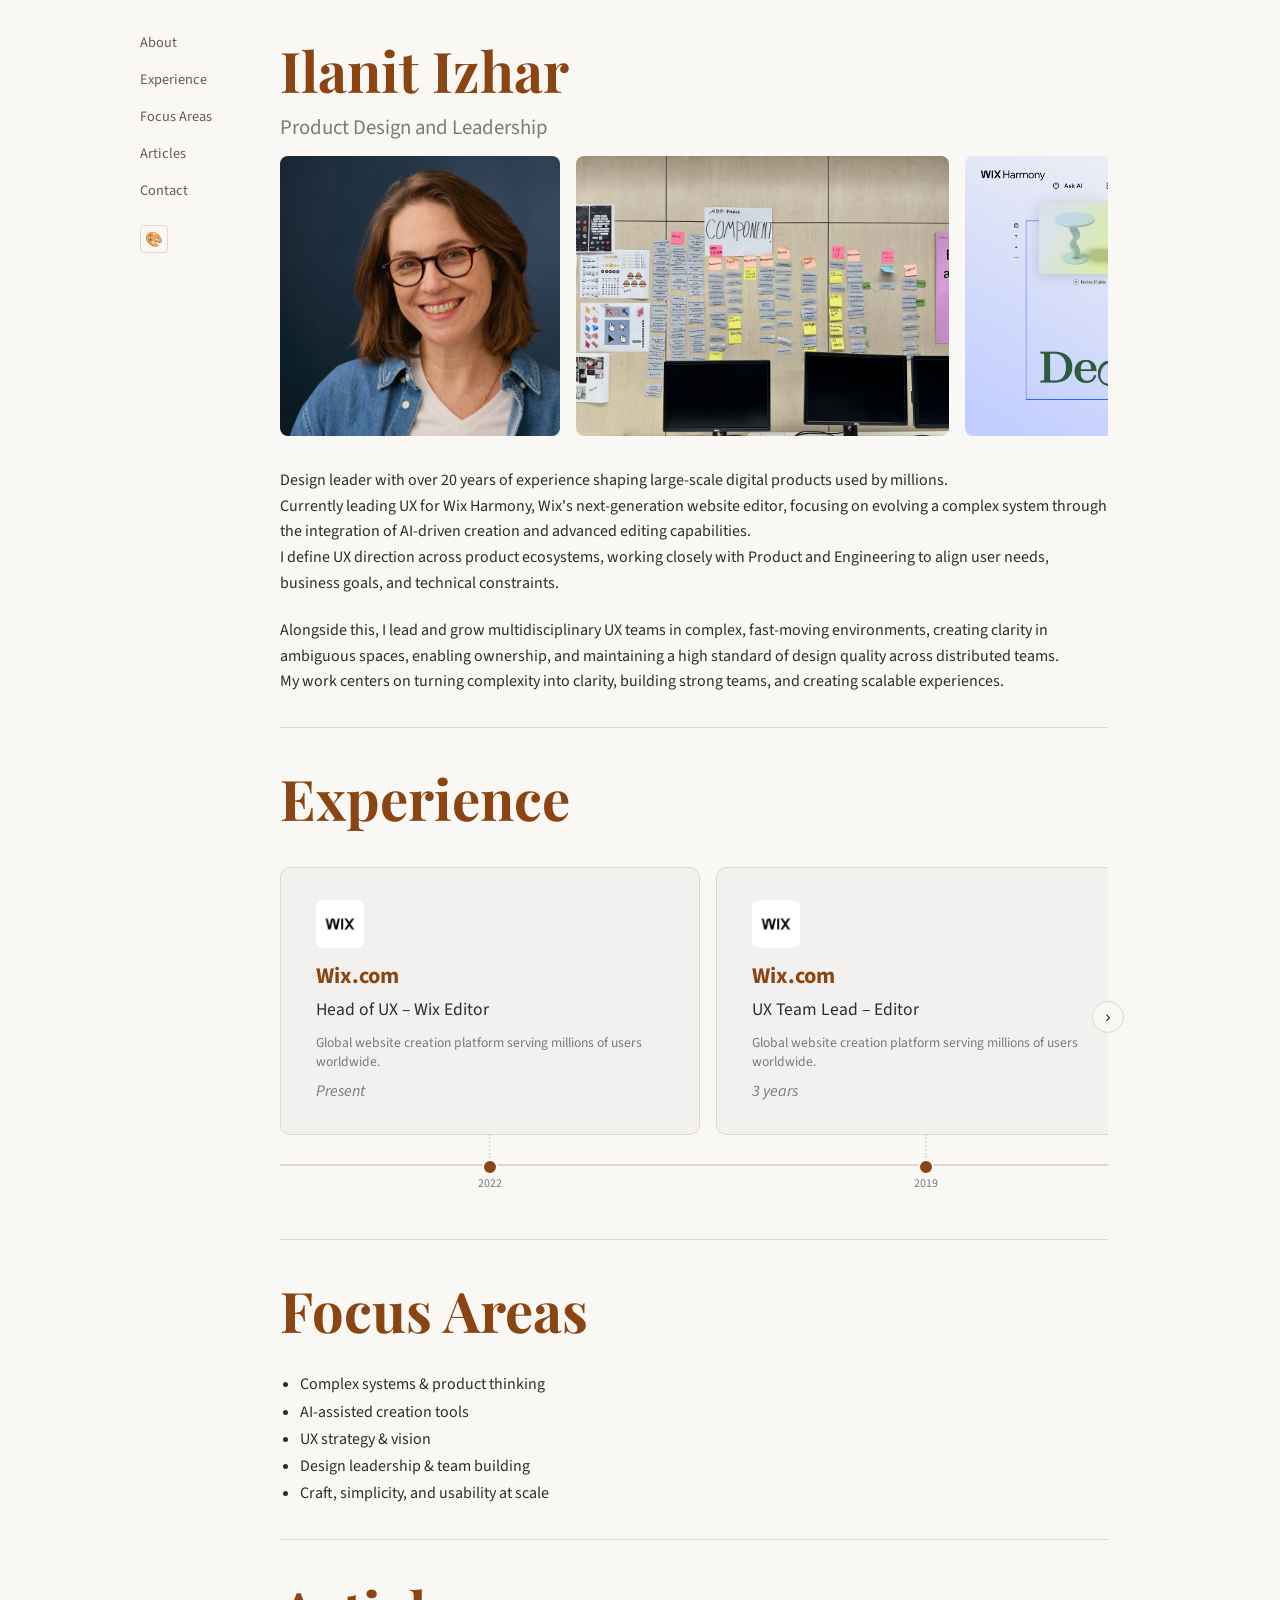
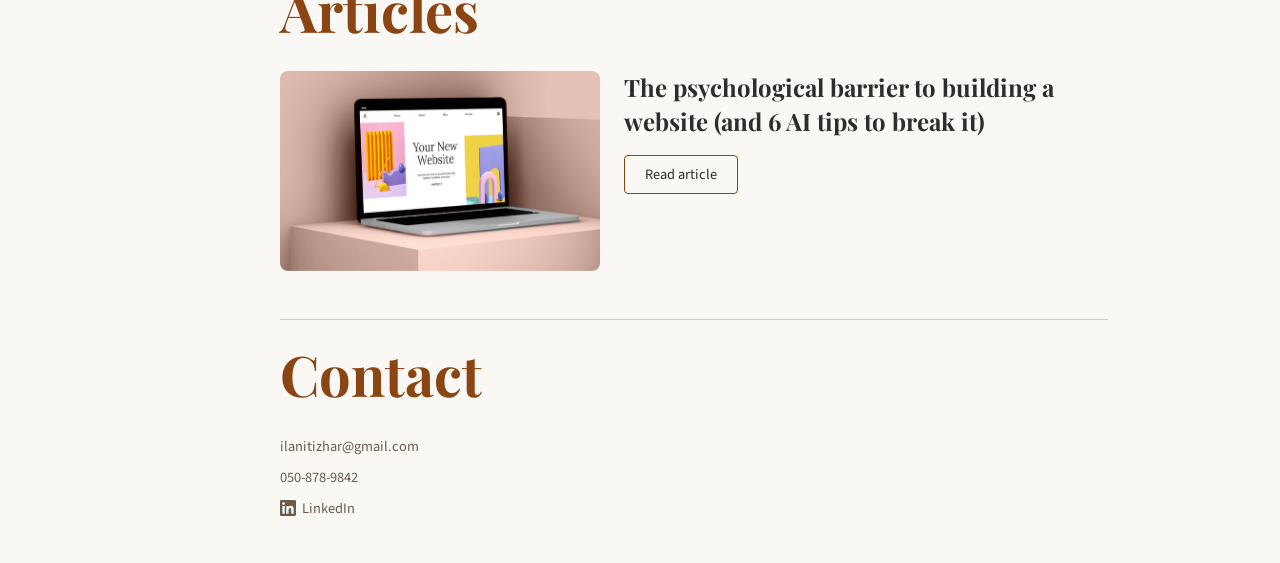
<file: index.html>
<!DOCTYPE html>
<html lang="en">
<head>
  <meta charset="UTF-8">
  <meta name="viewport" content="width=device-width, initial-scale=1.0">
  <title>Ilanit Izhar</title>
  <link rel="preconnect" href="https://fonts.googleapis.com">
  <link rel="preconnect" href="https://fonts.gstatic.com" crossorigin>
  <link href="https://fonts.googleapis.com/css2?family=DM+Serif+Display&family=Inter:wght@400;600&family=Nunito:wght@400;600&family=Playfair+Display:wght@400;700&family=Source+Sans+3:wght@400;600&family=Space+Grotesk:wght@400;600&family=Space+Mono:wght@400;700&family=Bricolage+Grotesque:wght@400;700;800&family=Outfit:wght@400;600&family=Syne:wght@400;700;800&display=swap" rel="stylesheet">
  <link rel="stylesheet" href="styles.css">
</head>
<body>
  <nav class="nav-bar">
    <a href="#">About</a>
    <a href="#experience">Experience</a>
    <a href="#focus">Focus Areas</a>
    <a href="#articles">Articles</a>
    <a href="#contact">Contact</a>
    <div class="theme-panel-wrapper">
      <button class="theme-toggle" id="theme-toggle" title="Change theme">&#127912;</button>
      <div class="theme-panel" id="theme-panel"></div>
    </div>
  </nav>

  <h1>Ilanit Izhar</h1>
  <p class="subtitle">Product Design and Leadership</p>
  <div class="gallery-track-wrapper">
    <div class="gallery-track">
      <img src="media/profile.jpg" alt="Profile photo">
      <img src="media/speaking-02.jpg" alt="Presenting">
      <img src="media/Harmony_PR_img_05 (1).jpg" alt="Harmony PR">
      <img src="media/headshot-studio-03.jpg" alt="Headshot studio">
      <img src="media/show2.jpg" alt="Show photo">
      <img src="media/speaking-01.jpg" alt="Speaking on stage">
      <img src="media/speaking-03.jpg" alt="On stage">
      <img src="media/team-review.jpg" alt="Team review">
      <img src="media/team-photo.jpg" alt="Team photo">
      <img src="media/profile.jpg" alt="Profile photo">
      <img src="media/speaking-02.jpg" alt="Presenting">
      <img src="media/Harmony_PR_img_05 (1).jpg" alt="Harmony PR">
      <img src="media/headshot-studio-03.jpg" alt="Headshot studio">
      <img src="media/show2.jpg" alt="Show photo">
      <img src="media/speaking-01.jpg" alt="Speaking on stage">
      <img src="media/speaking-03.jpg" alt="On stage">
      <img src="media/team-review.jpg" alt="Team review">
      <img src="media/team-photo.jpg" alt="Team photo">
    </div>
  </div>

  <section id="about">
    <p>Design leader with over 20 years of experience shaping large-scale digital products used by millions.</p>
    <p>Currently leading UX for Wix Harmony, Wix's next-generation website editor, focusing on evolving a complex system through the integration of AI-driven creation and advanced editing capabilities.</p>
    <p>I define UX direction across product ecosystems, working closely with Product and Engineering to align user needs, business goals, and technical constraints.</p>
    <br>
    <p>Alongside this, I lead and grow multidisciplinary UX teams in complex, fast-moving environments, creating clarity in ambiguous spaces, enabling ownership, and maintaining a high standard of design quality across distributed teams.</p>
    <p>My work centers on turning complexity into clarity, building strong teams, and creating scalable experiences.</p>
  </section>

  <hr class="section-divider">

  <section id="experience" class="experience">
    <h2>Experience</h2>

    <div class="timeline-container">
      <button class="timeline-arrow timeline-arrow-left hidden" id="tl-left">&#8249;</button>
      <button class="timeline-arrow timeline-arrow-right" id="tl-right">&#8250;</button>

      <div class="timeline-scroll" id="timeline-scroll">
        <div class="timeline-card" data-index="0">
          <img class="timeline-card-logo" src="media/logos/wix_com_logo.jpeg" alt="Wix logo">
          <div class="timeline-card-company">Wix.com</div>
          <div class="timeline-card-role">Head of UX – Wix Editor</div>
          <div class="timeline-card-desc">Global website creation platform serving millions of users worldwide.</div>
          <div class="timeline-card-dates">Present</div>
          <span class="timeline-card-year">2022</span>
        </div>
        <div class="timeline-card" data-index="1">
          <img class="timeline-card-logo" src="media/logos/wix_com_logo.jpeg" alt="Wix logo">
          <div class="timeline-card-company">Wix.com</div>
          <div class="timeline-card-role">UX Team Lead – Editor</div>
          <div class="timeline-card-desc">Global website creation platform serving millions of users worldwide.</div>
          <div class="timeline-card-dates">3 years</div>
          <span class="timeline-card-year">2019</span>
        </div>
        <div class="timeline-card" data-index="2">
          <img class="timeline-card-logo" src="media/logos/meet_jolt_logo.jpeg" alt="Jolt logo">
          <div class="timeline-card-company">Jolt.io</div>
          <div class="timeline-card-role">Sr. Product Designer &amp; Brand Art Director</div>
          <div class="timeline-card-desc">EdTech startup building hybrid live learning experiences via two-way video.</div>
          <div class="timeline-card-dates">3 years</div>
          <span class="timeline-card-year">2016</span>
        </div>
        <div class="timeline-card" data-index="3">
          <img class="timeline-card-logo" src="media/logos/playbuzz_logo.jpeg" alt="Playbuzz logo">
          <div class="timeline-card-company">Playbuzz</div>
          <div class="timeline-card-role">Product Designer &amp; Design Team Leader</div>
          <div class="timeline-card-desc">Global interactive content platform enabling publishers and brands to create storytelling experiences at scale.</div>
          <div class="timeline-card-dates">2 years</div>
          <span class="timeline-card-year">2014</span>
        </div>
        <div class="timeline-card" data-index="4">
          <img class="timeline-card-logo" src="media/logos/walla_logo.jpeg" alt="Walla logo">
          <div class="timeline-card-company">Walla! News</div>
          <div class="timeline-card-role">Creative Director &amp; UX/UI Team Lead</div>
          <div class="timeline-card-desc">One of Israel's largest news portals, serving millions of monthly users.</div>
          <div class="timeline-card-dates">5 years</div>
          <span class="timeline-card-year">2009</span>
        </div>
        <div class="timeline-card" data-index="5">
          <div class="timeline-card-logo" style="width:48px;height:48px;"></div>
          <div class="timeline-card-company">Studio Mantis</div>
          <div class="timeline-card-role">Senior Designer &amp; Art Director</div>
          <div class="timeline-card-desc">Leading Israeli digital design studio.</div>
          <div class="timeline-card-dates">9 years</div>
          <span class="timeline-card-year">2000</span>
        </div>
      </div>

      <div class="timeline-line"></div>
      <div class="timeline-overlay" id="timeline-overlay"></div>
      <div class="timeline-popover" id="timeline-popover">
        <button class="timeline-popover-close" id="popover-close">&times;</button>
        <div id="popover-content"></div>
      </div>
    </div>
  </section>

  <hr class="section-divider">

  <section id="focus">
    <h2>Focus Areas</h2>
    <ul class="focus-list">
      <li>Complex systems &amp; product thinking</li>
      <li>AI-assisted creation tools</li>
      <li>UX strategy &amp; vision</li>
      <li>Design leadership &amp; team building</li>
      <li>Craft, simplicity, and usability at scale</li>
    </ul>
  </section>

  <hr class="section-divider">

  <section id="articles">
    <h2>Articles</h2>
    <div class="article-card">
      <img src="media/fc2532_8f510f0530d548c6889fca496eeb2dd0~mv2.avif" alt="Article cover">
      <div class="article-card-content">
        <h3>The psychological barrier to building a website (and 6 AI tips to break it)</h3>
        <a href="article.html" class="btn">Read article</a>
      </div>
    </div>
  </section>

  <footer id="contact">
    <h2>Contact</h2>
    <p><a href="mailto:ilanitizhar@gmail.com">ilanitizhar@gmail.com</a></p>
    <p><a href="tel:+972508789842">050-878-9842</a></p>
    <p>
      <a href="https://www.linkedin.com/in/ilanitizhar/" target="_blank" class="linkedin-link">
        <svg class="linkedin-icon" xmlns="http://www.w3.org/2000/svg" viewBox="0 0 24 24" fill="currentColor"><path d="M20.447 20.452h-3.554v-5.569c0-1.328-.027-3.037-1.852-3.037-1.853 0-2.136 1.445-2.136 2.939v5.667H9.351V9h3.414v1.561h.046c.477-.9 1.637-1.85 3.37-1.85 3.601 0 4.267 2.37 4.267 5.455v6.286zM5.337 7.433a2.062 2.062 0 01-2.063-2.065 2.064 2.064 0 112.063 2.065zm1.782 13.019H3.555V9h3.564v11.452zM22.225 0H1.771C.792 0 0 .774 0 1.729v20.542C0 23.227.792 24 1.771 24h20.451C23.2 24 24 23.227 24 22.271V1.729C24 .774 23.2 0 22.222 0h.003z"/></svg>
        LinkedIn
      </a>
    </p>
  </footer>


  <script>
    var themes = {
      editorial: {
        name: 'Editorial',
        headingFont: "'Playfair Display', Georgia, serif",
        bodyFont: "'Source Sans 3', 'Helvetica Neue', sans-serif",
        fontSizes: { h1: '3.5rem', h2: '3.5rem' },
        vars: {
          '--bg': '#faf8f5', '--text': '#2d2d2d', '--text-muted': '#7a7a7a',
          '--title': '#8b4513', '--border': '#e0d8ce', '--border-light': '#d4ccc2',
          '--link': '#6b5b4f', '--link-hover': '#2d2d2d', '--tag-border': '#c8bfb3',
          '--btn-border': '#8b4513', '--btn-hover-bg': '#8b4513', '--btn-hover-text': '#faf8f5',
          '--footer-text': '#999'
        },
        scroll: [
          { id: 'about',      bg: '#faf8f5', text: '#2d2d2d' },
          { id: 'experience', bg: '#f3efe8', text: '#2d2d2d' },
          { id: 'focus',      bg: '#ece6dc', text: '#2d2d2d' },
          { id: 'articles',   bg: '#e5ddd0', text: '#2d2d2d' },
          { id: 'contact',    bg: '#ded4c4', text: '#2d2d2d' }
        ],
        swatches: ['#faf8f5', '#8b4513', '#ded4c4']
      },
      midnight: {
        name: 'Midnight',
        headingFont: "Georgia, 'Times New Roman', serif",
        bodyFont: "Georgia, 'Times New Roman', serif",
        vars: {
          '--bg': '#1a2332', '--text': '#e8e0d5', '--text-muted': '#aaa',
          '--title': '#75a7d7', '--border': '#4a4a5a', '--border-light': '#555',
          '--link': '#ccc', '--link-hover': '#fff', '--tag-border': '#555',
          '--btn-border': '#ccc', '--btn-hover-bg': '#e8e0d5', '--btn-hover-text': '#1a2332',
          '--footer-text': '#999'
        },
        scroll: [
          { id: 'about',      bg: '#1a2332', text: '#e8e0d5' },
          { id: 'experience', bg: '#2d3558', text: '#e8e0d5' },
          { id: 'focus',      bg: '#40477e', text: '#e8e0d5' },
          { id: 'articles',   bg: '#5659a9', text: '#e8e0d5' },
          { id: 'contact',    bg: '#6c6cd5', text: '#e8e0d5' }
        ],
        swatches: ['#1a2332', '#75a7d7', '#6c6cd5']
      },
      daylight: {
        name: 'Daylight',
        headingFont: "Georgia, 'Times New Roman', serif",
        bodyFont: "Georgia, 'Times New Roman', serif",
        fontSizes: { h1: '3.5rem', h2: '2rem' },
        vars: {
          '--bg': '#ffffff', '--text': '#111111', '--text-muted': '#555',
          '--title': '#111111', '--border': '#ddd', '--border-light': '#ccc',
          '--link': '#333', '--link-hover': '#000', '--tag-border': '#999',
          '--btn-border': '#111111', '--btn-hover-bg': '#111111', '--btn-hover-text': '#ffffff',
          '--footer-text': '#777'
        },
        scroll: [
          { id: 'about',      bg: '#ffffff', text: '#111111' },
          { id: 'experience', bg: '#fafafa', text: '#111111' },
          { id: 'focus',      bg: '#f5f5f5', text: '#111111' },
          { id: 'articles',   bg: '#f0f0f0', text: '#111111' },
          { id: 'contact',    bg: '#eaeaea', text: '#111111' }
        ],
        swatches: ['#ffffff', '#111111', '#eaeaea']
      },
      modernist: {
        name: 'Modernist',
        headingFont: "'Space Grotesk', 'Arial', sans-serif",
        bodyFont: "'Space Mono', monospace",
        fontSizes: { h1: '3rem', h2: '2rem' },
        vars: {
          '--bg': '#111111', '--text': '#f0f0f0', '--text-muted': '#999',
          '--title': '#00d4aa', '--border': '#333', '--border-light': '#444',
          '--link': '#bbb', '--link-hover': '#fff', '--tag-border': '#444',
          '--btn-border': '#00d4aa', '--btn-hover-bg': '#00d4aa', '--btn-hover-text': '#111111',
          '--footer-text': '#888'
        },
        scroll: [
          { id: 'about',      bg: '#111111', text: '#f0f0f0' },
          { id: 'experience', bg: '#162222', text: '#f0f0f0' },
          { id: 'focus',      bg: '#1a3333', text: '#f0f0f0' },
          { id: 'articles',   bg: '#1e4444', text: '#f0f0f0' },
          { id: 'contact',    bg: '#225555', text: '#f0f0f0' }
        ],
        swatches: ['#111111', '#00d4aa', '#225555']
      },
      playful: {
        name: 'Playful',
        headingFont: "'Syne', 'Arial', sans-serif",
        bodyFont: "'Outfit', 'Helvetica Neue', sans-serif",
        fontSizes: { h1: '3.5rem', h2: '2.2rem' },
        vars: {
          '--bg': '#1a1130', '--text': '#f5f0ff', '--text-muted': '#c4b0e0',
          '--title': '#ff6bb5', '--border': '#3d2a5c', '--border-light': '#4d3a6c',
          '--link': '#d9a0ff', '--link-hover': '#fff', '--tag-border': '#5a3d8a',
          '--btn-border': '#ff6bb5', '--btn-hover-bg': '#ff6bb5', '--btn-hover-text': '#1a1130',
          '--footer-text': '#9980bb'
        },
        scroll: [
          { id: 'about',      bg: '#1a1130', text: '#f5f0ff' },
          { id: 'experience', bg: '#2a1545', text: '#f5f0ff' },
          { id: 'focus',      bg: '#3d1a5c', text: '#f5f0ff' },
          { id: 'articles',   bg: '#5c1a6e', text: '#f5f0ff' },
          { id: 'contact',    bg: '#7a1a60', text: '#f5f0ff' }
        ],
        swatches: ['#1a1130', '#ff6bb5', '#f7a832']
      }
    };

    var currentThemeKey = localStorage.getItem('selectedTheme') || 'editorial';
    var panelOpen = false;

    function applyTheme(key) {
      var theme = themes[key];
      if (!theme) return;
      currentThemeKey = key;
      localStorage.setItem('selectedTheme', key);

      var root = document.documentElement;
      for (var prop in theme.vars) {
        root.style.setProperty(prop, theme.vars[prop]);
      }

      document.body.style.fontFamily = theme.bodyFont;
      var sizes = theme.fontSizes || {};
      var defaultSizes = { h1: '2.5rem', h2: '1.6rem' };
      document.querySelectorAll('h1').forEach(function(el) {
        el.style.fontSize = sizes.h1 || defaultSizes.h1;
      });
      document.querySelectorAll('h2').forEach(function(el) {
        el.style.fontSize = sizes.h2 || defaultSizes.h2;
      });
      var headings = document.querySelectorAll('h1, h2, h3, h4');
      for (var i = 0; i < headings.length; i++) {
        headings[i].style.fontFamily = theme.headingFont;
      }

      updateColors();
      updateActiveCard();
    }

    function updateColors() {
      var theme = themes[currentThemeKey];
      var sections = theme.scroll;
      var scrollY = window.pageYOffset + window.innerHeight / 3;
      var current = sections[0];

      for (var i = 0; i < sections.length; i++) {
        var el = document.getElementById(sections[i].id);
        if (el) {
          var rect = el.getBoundingClientRect();
          var top = rect.top + window.pageYOffset;
          if (top <= scrollY) {
            current = sections[i];
          }
        }
      }

      document.body.style.backgroundColor = current.bg;
      document.body.style.color = current.text;
      var nav = document.querySelector('.nav-bar');
      if (nav) nav.style.backgroundColor = current.bg;
    }

    function buildPanel() {
      var panel = document.getElementById('theme-panel');
      panel.innerHTML = '';
      for (var key in themes) {
        var t = themes[key];
        var card = document.createElement('div');
        card.className = 'theme-card' + (key === currentThemeKey ? ' active' : '');
        card.dataset.theme = key;

        var swatches = document.createElement('div');
        swatches.className = 'theme-card-swatches';
        for (var s = 0; s < t.swatches.length; s++) {
          var dot = document.createElement('div');
          dot.className = 'theme-swatch';
          dot.style.backgroundColor = t.swatches[s];
          swatches.appendChild(dot);
        }

        var name = document.createElement('span');
        name.className = 'theme-card-name';
        name.textContent = t.name;
        name.style.fontFamily = t.headingFont;

        card.appendChild(swatches);
        card.appendChild(name);
        card.addEventListener('click', (function(k) {
          return function() { applyTheme(k); };
        })(key));

        panel.appendChild(card);
      }
    }

    function updateActiveCard() {
      var cards = document.querySelectorAll('.theme-card');
      for (var i = 0; i < cards.length; i++) {
        cards[i].classList.toggle('active', cards[i].dataset.theme === currentThemeKey);
      }
    }

    function togglePanel() {
      panelOpen = !panelOpen;
      document.getElementById('theme-panel').classList.toggle('open', panelOpen);
    }

    document.getElementById('theme-toggle').addEventListener('click', function(e) {
      e.stopPropagation();
      togglePanel();
    });

    document.addEventListener('click', function(e) {
      if (panelOpen && !document.getElementById('theme-panel').contains(e.target)) {
        panelOpen = false;
        document.getElementById('theme-panel').classList.remove('open');
      }
    });

    buildPanel();
    applyTheme(currentThemeKey);
    window.addEventListener('scroll', updateColors);

    /* ---- Timeline Carousel ---- */
    var timelineData = [
      {
        company: 'Wix.com',
        desc: 'Global website creation platform serving millions of users worldwide.',
        role: 'Head of UX – Wix Editor (Wix Harmony)',
        meta: '2022 – Present | Tel Aviv',
        bullets: [
          'Lead UX for Wix\'s core editing platform.',
          'Define and execute UX strategy for AI-powered creation flows and advanced editing systems.',
          'Manage and mentor a multidisciplinary UX team.',
          'Partner with Product, Engineering, Brand UI, and Data to shape long-term product direction.',
          'Translate complex technical capabilities into intuitive, scalable user experiences.',
          'Support gradual product rollout through research, experimentation, and data-informed iteration.'
        ]
      },
      {
        company: 'Wix.com',
        desc: 'Global website creation platform serving millions of users worldwide.',
        role: 'UX Team Lead – Editor',
        meta: '2019 – 2022',
        bullets: [
          'Led UX for core editing experiences within Wix Editor.',
          'Built and scaled design processes within a fast-paced product organization.',
          'Introduced structured critique and research collaboration practices.',
          'Mentored designers into senior and leadership roles.'
        ]
      },
      {
        company: 'Jolt.io',
        desc: 'EdTech startup building hybrid live learning experiences via two-way video.',
        role: 'Senior Product Designer & Brand Art Director',
        meta: '2016 – 2019',
        bullets: [
          'Led end-to-end product design across instructor tools, scheduling systems, and student discovery flows.',
          'Designed operational systems for content curation and classroom management.',
          'Defined and maintained product and brand visual language.',
          'Collaborated closely with founders and engineering during product scaling.'
        ]
      },
      {
        company: 'Playbuzz',
        desc: 'Global interactive content platform enabling publishers and brands to create storytelling experiences at scale.',
        role: 'Product Designer & Design Team Leader',
        meta: '2014 – 2016',
        bullets: [
          'Led UX/UI design for a high-scale content creation platform.',
          'Built and guided the design team.',
          'Defined and evolved the brand\'s visual language.',
          'Delivered web and mobile experiences used by global publishers.'
        ]
      },
      {
        company: 'Walla! News',
        desc: 'One of Israel\'s largest news portals, serving millions of monthly users.',
        role: 'Creative Director & UX/UI Team Lead',
        meta: '2009 – 2014',
        bullets: [
          'Led a team of 6 designers.',
          'Directed large-scale responsive redesign of Walla! News.',
          'Delivered multi-platform experiences (web, iPad, SmartTV).',
          'Partnered closely with Product and Engineering leadership on strategic roadmap initiatives.'
        ]
      },
      {
        company: 'Studio Mantis',
        desc: 'Leading Israeli digital design studio.',
        role: 'Senior Designer & Art Director',
        meta: '2000 – 2009',
        bullets: [
          'Led creative direction for large-scale digital projects.',
          'Guided design teams and managed end-to-end visual processes.',
          'Worked with major media and technology brands.'
        ]
      }
    ];

    var tlScroll = document.getElementById('timeline-scroll');
    var tlPopover = document.getElementById('timeline-popover');
    var tlOverlay = document.getElementById('timeline-overlay');
    var popoverContent = document.getElementById('popover-content');
    var tlCards = document.querySelectorAll('.timeline-card');
    var tlLeft = document.getElementById('tl-left');
    var tlRight = document.getElementById('tl-right');
    var activeCardIndex = -1;

    function showPopover(index) {
      var d = timelineData[index];
      var html = '<h4>' + d.company + '</h4>' +
        '<div class="popover-role">' + d.role + '</div>' +
        '<div class="popover-meta">' + d.meta + '</div>' +
        '<div class="popover-desc">' + d.desc + '</div>' +
        '<ul>';
      for (var b = 0; b < d.bullets.length; b++) {
        html += '<li>' + d.bullets[b] + '</li>';
      }
      html += '</ul>';
      popoverContent.innerHTML = html;

      tlCards.forEach(function(c) { c.classList.remove('active'); });
      tlCards[index].classList.add('active');
      activeCardIndex = index;

      tlOverlay.classList.add('open');
      tlPopover.classList.add('open');
    }

    function closePopover() {
      tlPopover.classList.remove('open');
      tlOverlay.classList.remove('open');
      tlCards.forEach(function(c) { c.classList.remove('active'); });
      activeCardIndex = -1;
    }

    tlCards.forEach(function(card) {
      card.addEventListener('click', function(e) {
        e.stopPropagation();
        var idx = parseInt(card.dataset.index);
        if (idx === activeCardIndex) {
          closePopover();
        } else {
          showPopover(idx);
        }
      });
    });

    document.getElementById('popover-close').addEventListener('click', function(e) {
      e.stopPropagation();
      closePopover();
    });

    tlOverlay.addEventListener('click', function() {
      closePopover();
    });

    function updateArrows() {
      var sl = tlScroll.scrollLeft;
      var maxScroll = tlScroll.scrollWidth - tlScroll.clientWidth;
      tlLeft.classList.toggle('hidden', sl <= 5);
      tlRight.classList.toggle('hidden', sl >= maxScroll - 5);
    }

    tlLeft.addEventListener('click', function(e) {
      e.stopPropagation();
      tlScroll.scrollBy({ left: -220, behavior: 'smooth' });
    });

    tlRight.addEventListener('click', function(e) {
      e.stopPropagation();
      tlScroll.scrollBy({ left: 220, behavior: 'smooth' });
    });

    tlScroll.addEventListener('scroll', updateArrows);
    updateArrows();
  </script>
</body>
</html>
</file>
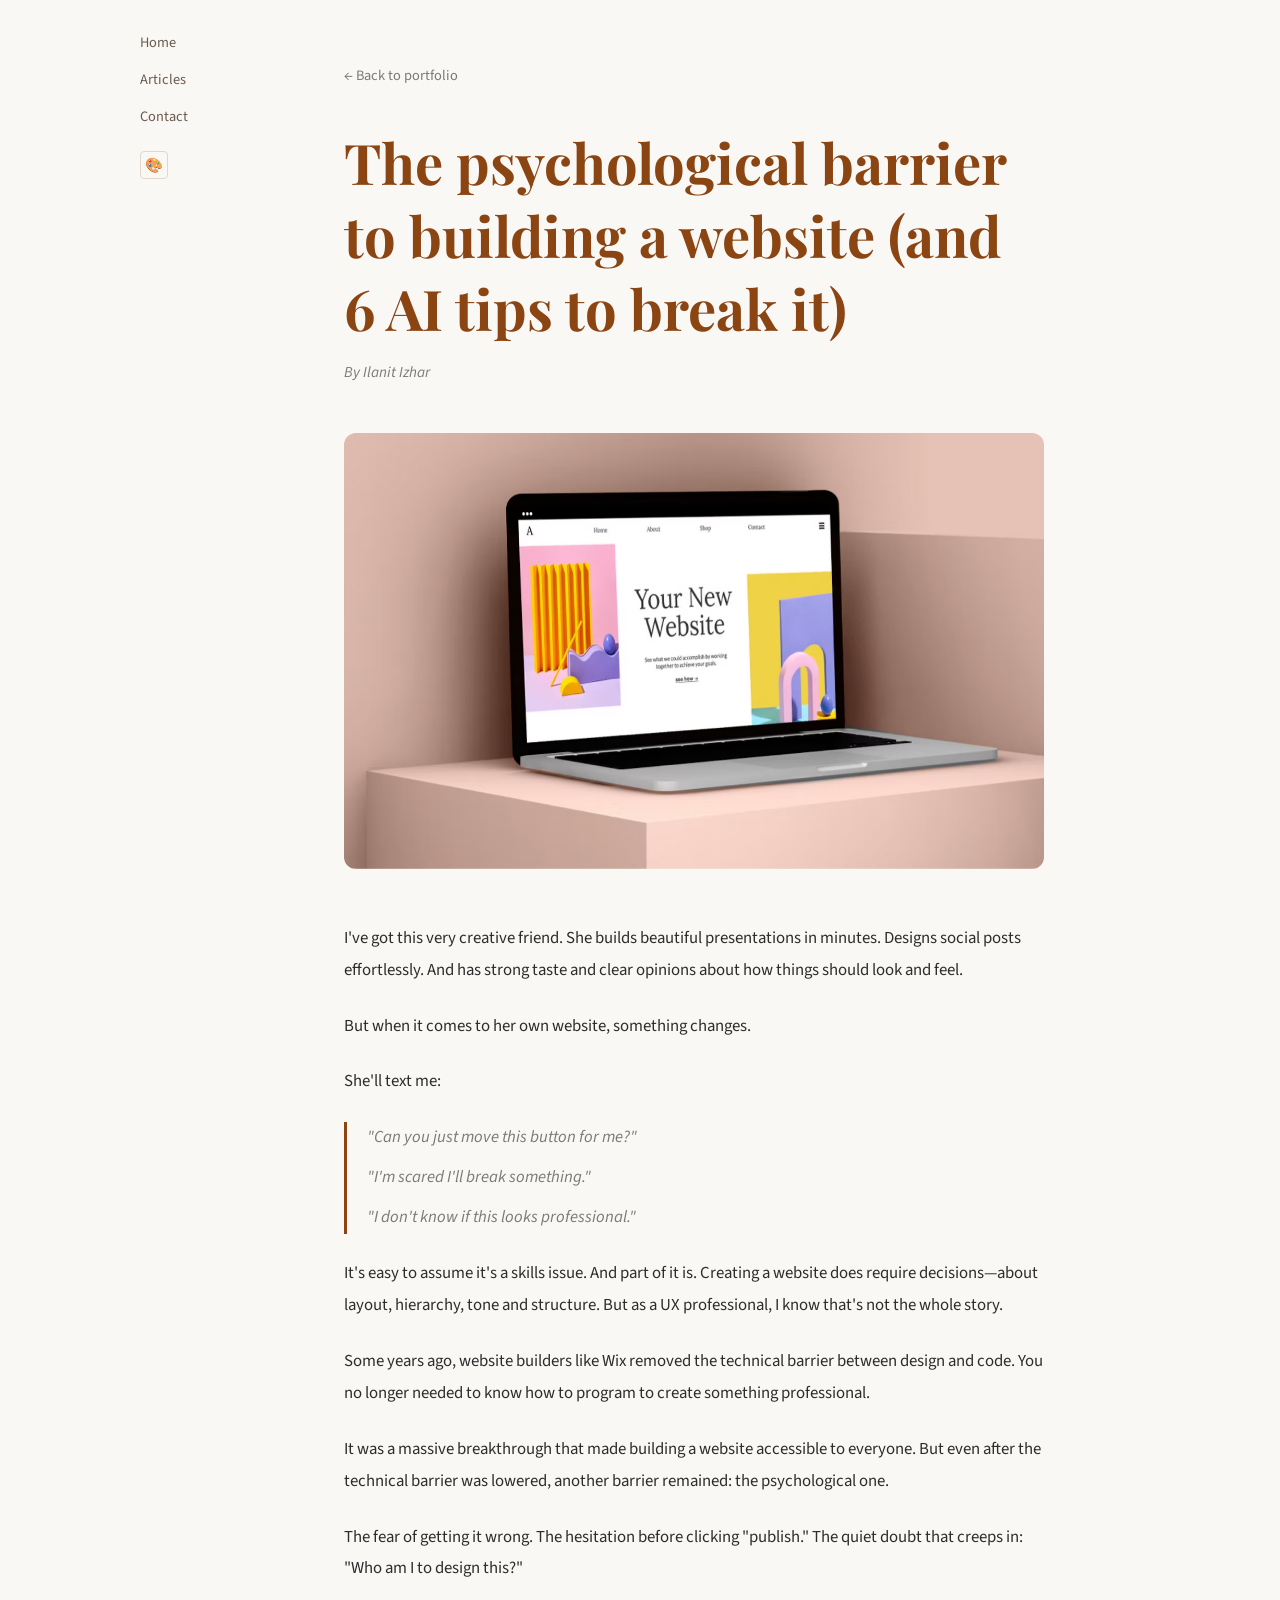
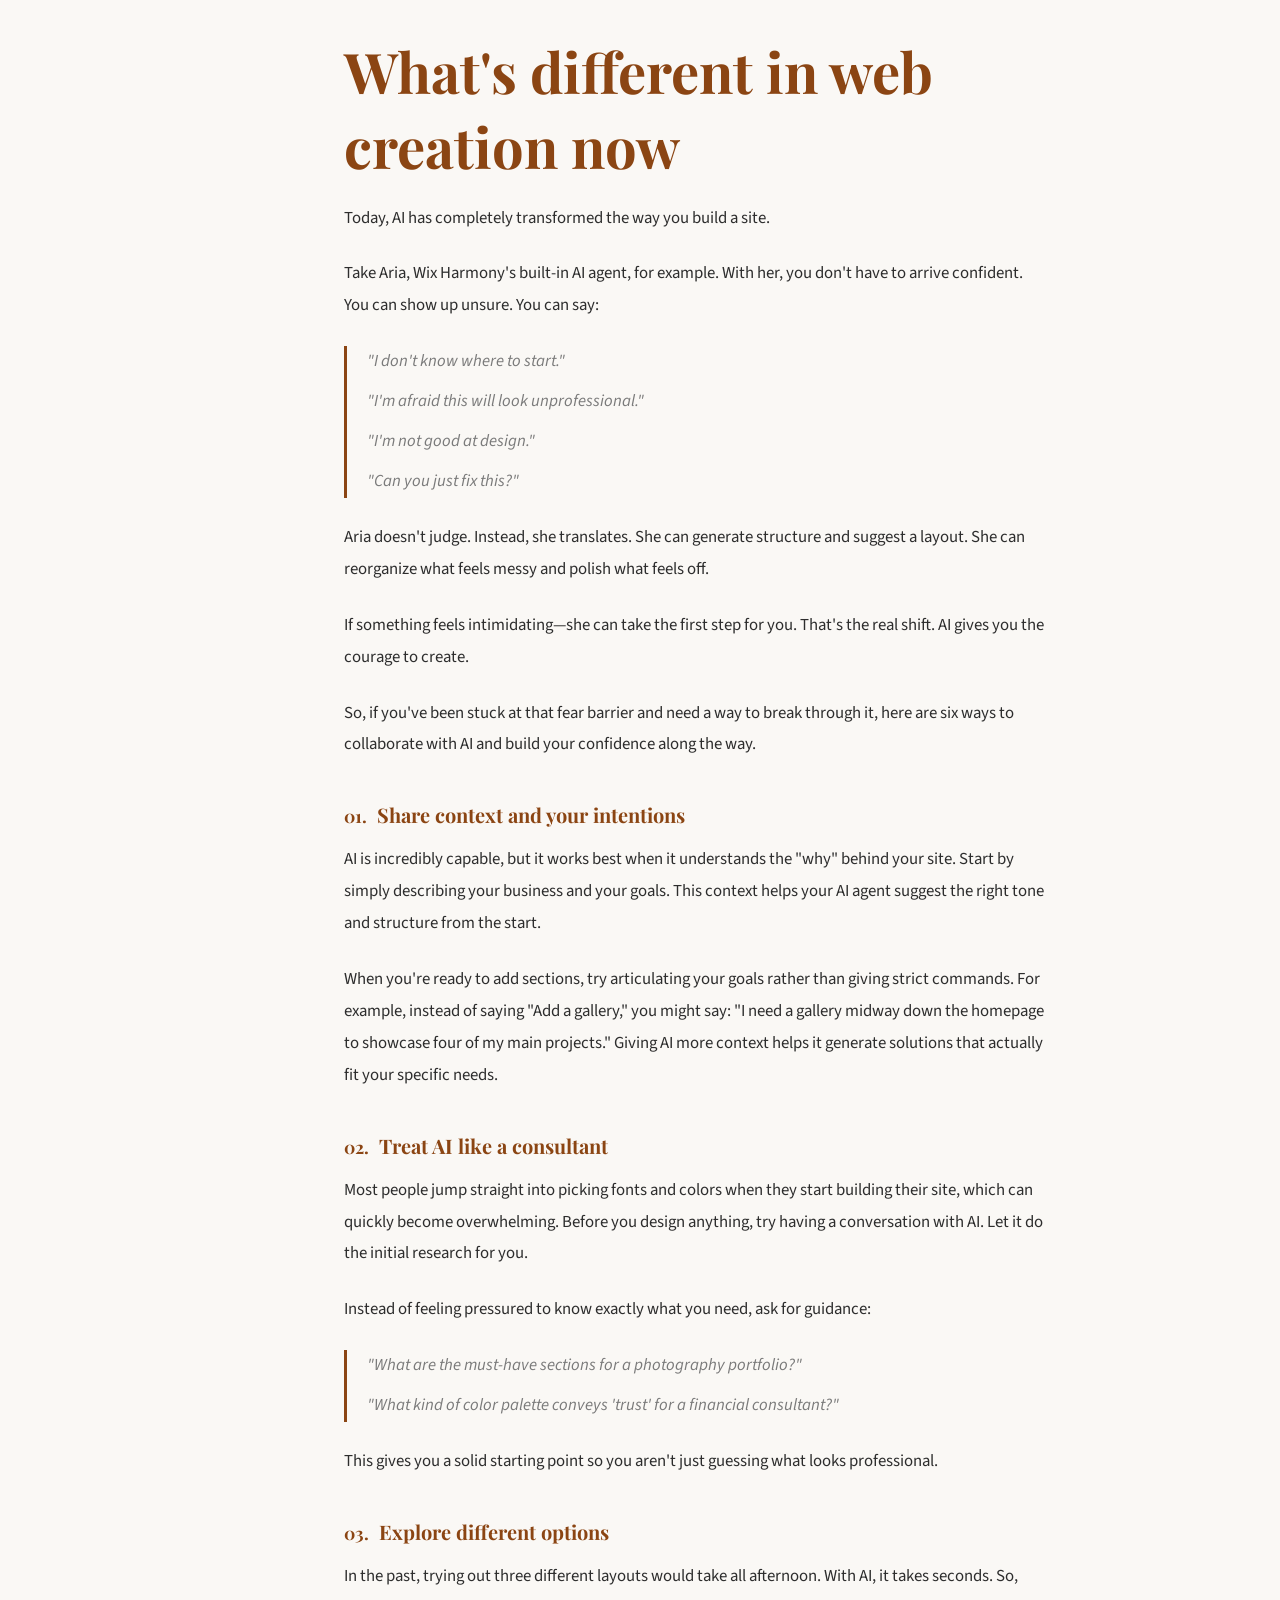
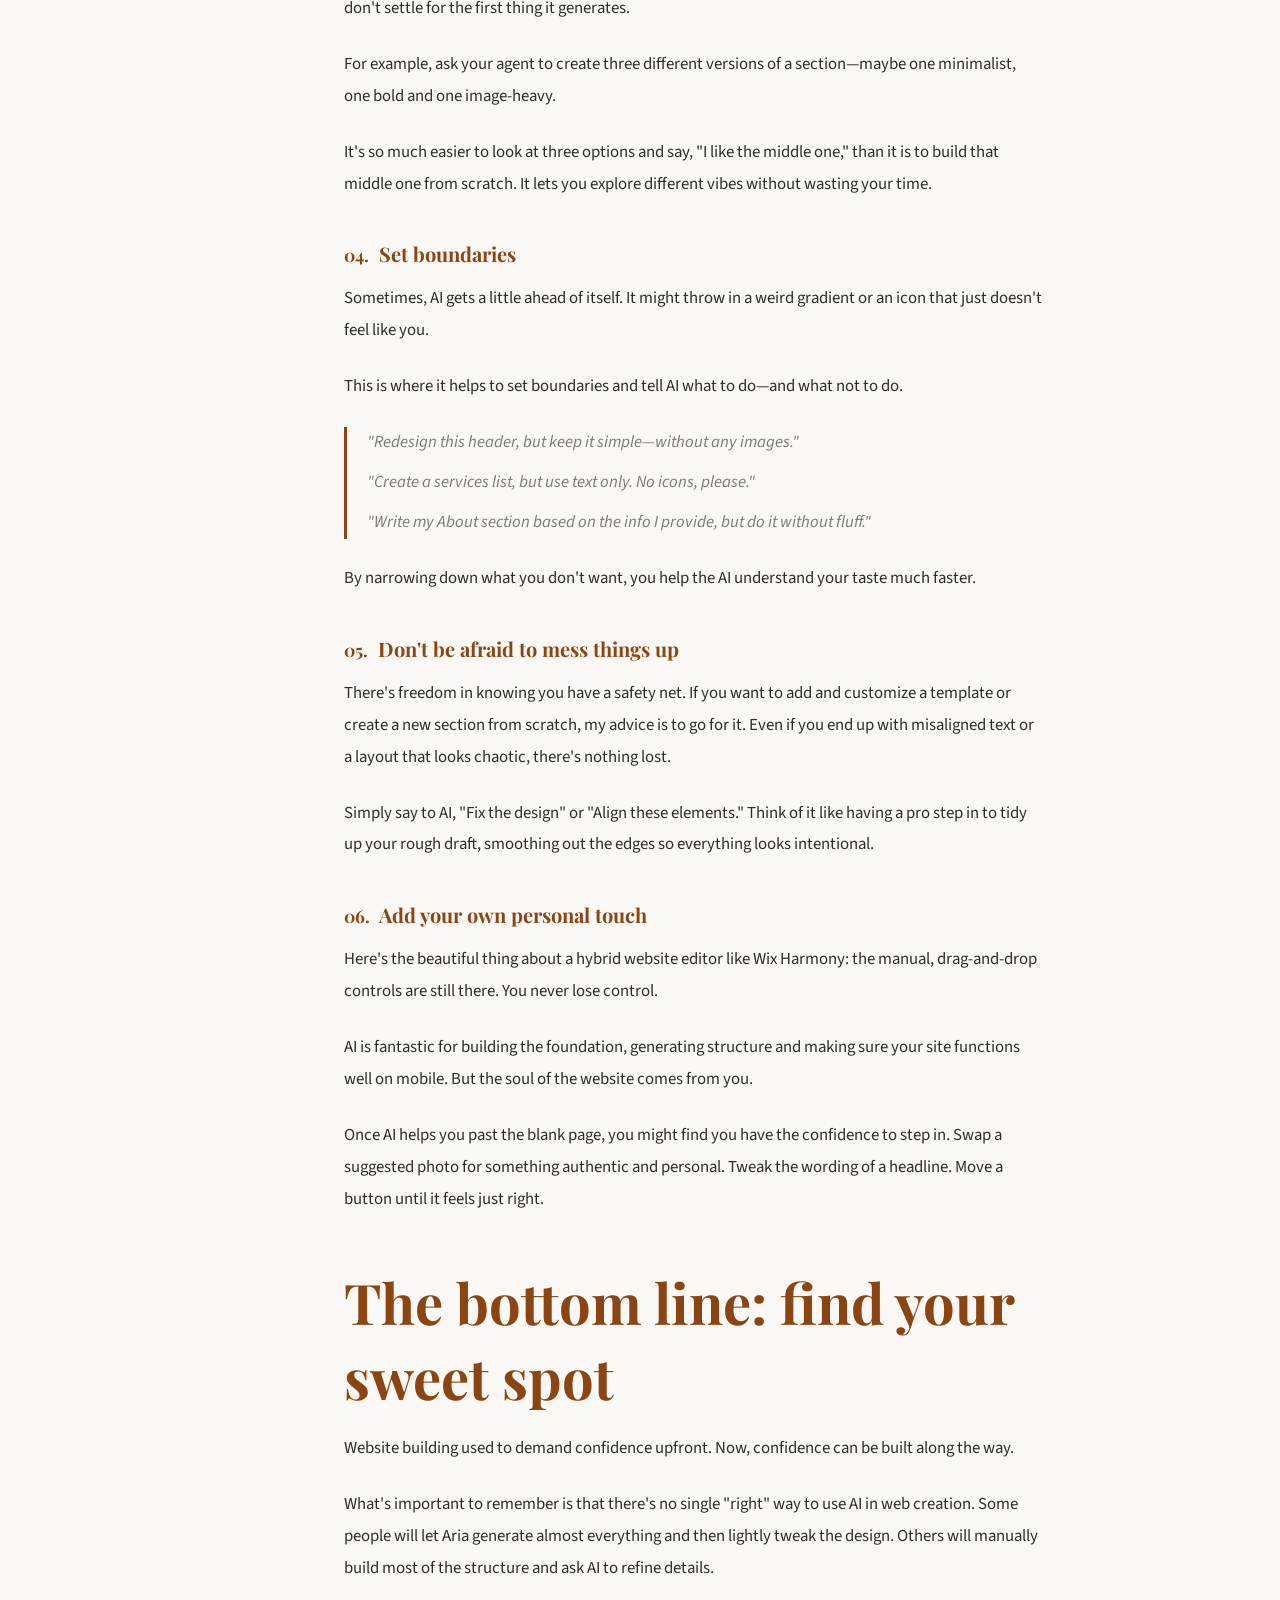
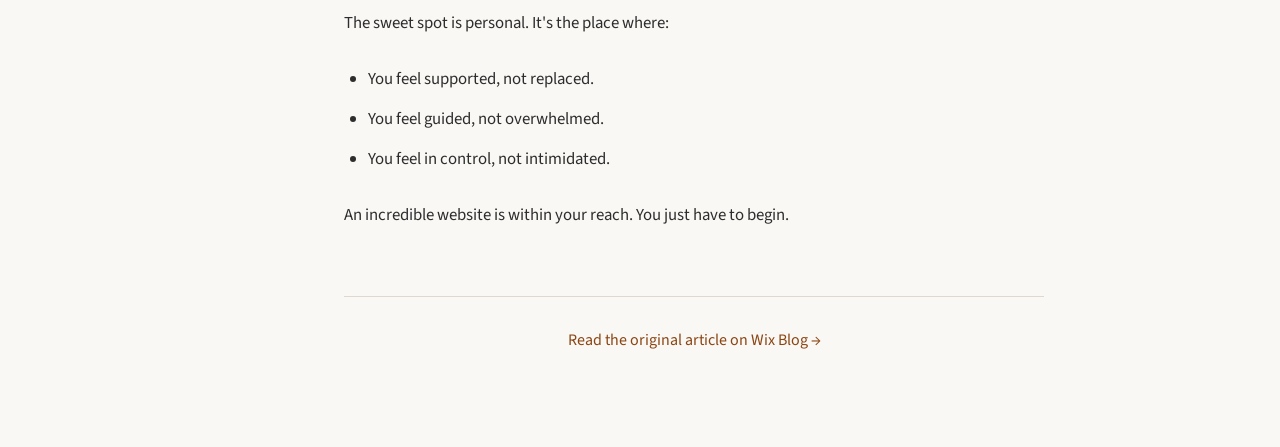
<file: article.html>
<!DOCTYPE html>
<html lang="en">
<head>
  <meta charset="UTF-8">
  <meta name="viewport" content="width=device-width, initial-scale=1.0">
  <title>The psychological barrier to building a website | Ilanit Izhar</title>
  <link rel="preconnect" href="https://fonts.googleapis.com">
  <link rel="preconnect" href="https://fonts.gstatic.com" crossorigin>
  <link href="https://fonts.googleapis.com/css2?family=DM+Serif+Display&family=Inter:wght@400;600&family=Nunito:wght@400;600&family=Playfair+Display:wght@400;700&family=Source+Sans+3:wght@400;600&family=Space+Grotesk:wght@400;600&family=Space+Mono:wght@400;700&family=Bricolage+Grotesque:wght@400;700;800&family=Outfit:wght@400;600&family=Syne:wght@400;700;800&display=swap" rel="stylesheet">
  <link rel="stylesheet" href="styles.css">
  <style>
    .article-page {
      max-width: 700px;
      margin: 0 auto;
      padding: 2rem 0 4rem;
    }

    .article-back {
      display: inline-flex;
      align-items: center;
      gap: 0.4rem;
      color: var(--text-muted);
      text-decoration: none;
      font-size: 0.9rem;
      margin-bottom: 2.5rem;
      transition: color 0.2s;
    }

    .article-back:hover {
      color: var(--text);
    }

    .article-header {
      margin-bottom: 3rem;
    }

    .article-header h1 {
      font-size: 2.2rem;
      line-height: 1.3;
      margin-bottom: 1rem;
    }

    .article-byline {
      font-size: 0.95rem;
      color: var(--text-muted);
      font-style: italic;
    }

    .article-cover {
      width: 100%;
      border-radius: 12px;
      margin-bottom: 3rem;
    }

    .article-body p {
      font-size: 1.05rem;
      line-height: 1.9;
      margin-bottom: 1.5rem;
    }

    .article-body h2 {
      font-size: 1.6rem;
      margin-top: 3rem;
      margin-bottom: 1.2rem;
      color: var(--title);
    }

    .article-body h3 {
      font-size: 1.25rem;
      margin-top: 2.5rem;
      margin-bottom: 1rem;
      color: var(--title);
    }

    .article-body blockquote {
      border-left: 3px solid var(--title);
      padding-left: 1.25rem;
      margin: 1.5rem 0;
      font-style: italic;
      color: var(--text-muted);
    }

    .article-body blockquote p {
      margin-bottom: 0.5rem;
    }

    .article-body .tip-number {
      display: inline-block;
      font-size: 1.1rem;
      font-weight: 700;
      color: var(--title);
      margin-right: 0.3rem;
    }

    .article-body ul {
      padding-left: 1.5rem;
      margin-bottom: 1.5rem;
    }

    .article-body ul li {
      font-size: 1.05rem;
      line-height: 1.9;
      margin-bottom: 0.5rem;
    }

    .article-footer {
      margin-top: 4rem;
      padding-top: 2rem;
      border-top: 1px solid var(--border);
      text-align: center;
    }

    .article-footer a {
      color: var(--title);
      text-decoration: none;
      font-size: 1rem;
      transition: color 0.2s;
    }

    .article-footer a:hover {
      color: var(--link-hover);
    }

    @media (max-width: 768px) {
      .article-page {
        padding: 1rem 0 3rem;
      }

      .article-header h1 {
        font-size: 1.7rem;
      }
    }
  </style>
</head>
<body>
  <nav class="nav-bar">
    <a href="index.html">Home</a>
    <a href="index.html#articles">Articles</a>
    <a href="index.html#contact">Contact</a>
    <div class="theme-panel-wrapper">
      <button class="theme-toggle" id="theme-toggle" title="Change theme">&#127912;</button>
      <div class="theme-panel" id="theme-panel"></div>
    </div>
  </nav>

  <div class="article-page">
    <a href="index.html" class="article-back">&larr; Back to portfolio</a>

    <header class="article-header">
      <h1>The psychological barrier to building a website (and 6 AI tips to break it)</h1>
      <p class="article-byline">By Ilanit Izhar</p>
    </header>

    <img class="article-cover" src="media/fc2532_8f510f0530d548c6889fca496eeb2dd0~mv2.avif" alt="Article cover image">

    <div class="article-body">
      <p>I've got this very creative friend. She builds beautiful presentations in minutes. Designs social posts effortlessly. And has strong taste and clear opinions about how things should look and feel.</p>

      <p>But when it comes to her own website, something changes.</p>

      <p>She'll text me:</p>

      <blockquote>
        <p>"Can you just move this button for me?"</p>
        <p>"I'm scared I'll break something."</p>
        <p>"I don't know if this looks professional."</p>
      </blockquote>

      <p>It's easy to assume it's a skills issue. And part of it is. Creating a website does require decisions&mdash;about layout, hierarchy, tone and structure. But as a UX professional, I know that's not the whole story.</p>

      <p>Some years ago, website builders like Wix removed the technical barrier between design and code. You no longer needed to know how to program to create something professional.</p>

      <p>It was a massive breakthrough that made building a website accessible to everyone. But even after the technical barrier was lowered, another barrier remained: the psychological one.</p>

      <p>The fear of getting it wrong. The hesitation before clicking "publish." The quiet doubt that creeps in: "Who am I to design this?"</p>

      <h2>What's different in web creation now</h2>

      <p>Today, AI has completely transformed the way you build a site.</p>

      <p>Take Aria, Wix Harmony's built-in AI agent, for example. With her, you don't have to arrive confident. You can show up unsure. You can say:</p>

      <blockquote>
        <p>"I don't know where to start."</p>
        <p>"I'm afraid this will look unprofessional."</p>
        <p>"I'm not good at design."</p>
        <p>"Can you just fix this?"</p>
      </blockquote>

      <p>Aria doesn't judge. Instead, she translates. She can generate structure and suggest a layout. She can reorganize what feels messy and polish what feels off.</p>

      <p>If something feels intimidating&mdash;she can take the first step for you. That's the real shift. AI gives you the courage to create.</p>

      <p>So, if you've been stuck at that fear barrier and need a way to break through it, here are six ways to collaborate with AI and build your confidence along the way.</p>

      <h3><span class="tip-number">01.</span> Share context and your intentions</h3>

      <p>AI is incredibly capable, but it works best when it understands the "why" behind your site. Start by simply describing your business and your goals. This context helps your AI agent suggest the right tone and structure from the start.</p>

      <p>When you're ready to add sections, try articulating your goals rather than giving strict commands. For example, instead of saying "Add a gallery," you might say: "I need a gallery midway down the homepage to showcase four of my main projects." Giving AI more context helps it generate solutions that actually fit your specific needs.</p>

      <h3><span class="tip-number">02.</span> Treat AI like a consultant</h3>

      <p>Most people jump straight into picking fonts and colors when they start building their site, which can quickly become overwhelming. Before you design anything, try having a conversation with AI. Let it do the initial research for you.</p>

      <p>Instead of feeling pressured to know exactly what you need, ask for guidance:</p>

      <blockquote>
        <p>"What are the must-have sections for a photography portfolio?"</p>
        <p>"What kind of color palette conveys 'trust' for a financial consultant?"</p>
      </blockquote>

      <p>This gives you a solid starting point so you aren't just guessing what looks professional.</p>

      <h3><span class="tip-number">03.</span> Explore different options</h3>

      <p>In the past, trying out three different layouts would take all afternoon. With AI, it takes seconds. So, don't settle for the first thing it generates.</p>

      <p>For example, ask your agent to create three different versions of a section&mdash;maybe one minimalist, one bold and one image-heavy.</p>

      <p>It's so much easier to look at three options and say, "I like the middle one," than it is to build that middle one from scratch. It lets you explore different vibes without wasting your time.</p>

      <h3><span class="tip-number">04.</span> Set boundaries</h3>

      <p>Sometimes, AI gets a little ahead of itself. It might throw in a weird gradient or an icon that just doesn't feel like you.</p>

      <p>This is where it helps to set boundaries and tell AI what to do&mdash;and what not to do.</p>

      <blockquote>
        <p>"Redesign this header, but keep it simple&mdash;without any images."</p>
        <p>"Create a services list, but use text only. No icons, please."</p>
        <p>"Write my About section based on the info I provide, but do it without fluff."</p>
      </blockquote>

      <p>By narrowing down what you don't want, you help the AI understand your taste much faster.</p>

      <h3><span class="tip-number">05.</span> Don't be afraid to mess things up</h3>

      <p>There's freedom in knowing you have a safety net. If you want to add and customize a template or create a new section from scratch, my advice is to go for it. Even if you end up with misaligned text or a layout that looks chaotic, there's nothing lost.</p>

      <p>Simply say to AI, "Fix the design" or "Align these elements." Think of it like having a pro step in to tidy up your rough draft, smoothing out the edges so everything looks intentional.</p>

      <h3><span class="tip-number">06.</span> Add your own personal touch</h3>

      <p>Here's the beautiful thing about a hybrid website editor like Wix Harmony: the manual, drag-and-drop controls are still there. You never lose control.</p>

      <p>AI is fantastic for building the foundation, generating structure and making sure your site functions well on mobile. But the soul of the website comes from you.</p>

      <p>Once AI helps you past the blank page, you might find you have the confidence to step in. Swap a suggested photo for something authentic and personal. Tweak the wording of a headline. Move a button until it feels just right.</p>

      <h2>The bottom line: find your sweet spot</h2>

      <p>Website building used to demand confidence upfront. Now, confidence can be built along the way.</p>

      <p>What's important to remember is that there's no single "right" way to use AI in web creation. Some people will let Aria generate almost everything and then lightly tweak the design. Others will manually build most of the structure and ask AI to refine details.</p>

      <p>The sweet spot is personal. It's the place where:</p>

      <ul>
        <li>You feel supported, not replaced.</li>
        <li>You feel guided, not overwhelmed.</li>
        <li>You feel in control, not intimidated.</li>
      </ul>

      <p>An incredible website is within your reach. You just have to begin.</p>
    </div>

    <div class="article-footer">
      <a href="https://www.wix.com/blog/breaking-the-psychological-barrier-to-building-a-website" target="_blank">Read the original article on Wix Blog &rarr;</a>
    </div>
  </div>

  <script>
    var themes = {
      editorial: {
        name: 'Editorial',
        headingFont: "'Playfair Display', Georgia, serif",
        bodyFont: "'Source Sans 3', 'Helvetica Neue', sans-serif",
        fontSizes: { h1: '3.5rem', h2: '3.5rem' },
        vars: {
          '--bg': '#faf8f5', '--text': '#2d2d2d', '--text-muted': '#7a7a7a',
          '--title': '#8b4513', '--border': '#e0d8ce', '--border-light': '#d4ccc2',
          '--link': '#6b5b4f', '--link-hover': '#2d2d2d', '--tag-border': '#c8bfb3',
          '--btn-border': '#8b4513', '--btn-hover-bg': '#8b4513', '--btn-hover-text': '#faf8f5',
          '--footer-text': '#999'
        },
        swatches: ['#faf8f5', '#8b4513', '#ded4c4']
      },
      midnight: {
        name: 'Midnight',
        headingFont: "Georgia, 'Times New Roman', serif",
        bodyFont: "Georgia, 'Times New Roman', serif",
        vars: {
          '--bg': '#1a2332', '--text': '#e8e0d5', '--text-muted': '#aaa',
          '--title': '#75a7d7', '--border': '#4a4a5a', '--border-light': '#555',
          '--link': '#ccc', '--link-hover': '#fff', '--tag-border': '#555',
          '--btn-border': '#ccc', '--btn-hover-bg': '#e8e0d5', '--btn-hover-text': '#1a2332',
          '--footer-text': '#999'
        },
        swatches: ['#1a2332', '#75a7d7', '#6c6cd5']
      },
      daylight: {
        name: 'Daylight',
        headingFont: "Georgia, 'Times New Roman', serif",
        bodyFont: "Georgia, 'Times New Roman', serif",
        fontSizes: { h1: '3.5rem', h2: '2rem' },
        vars: {
          '--bg': '#ffffff', '--text': '#111111', '--text-muted': '#555',
          '--title': '#111111', '--border': '#ddd', '--border-light': '#ccc',
          '--link': '#333', '--link-hover': '#000', '--tag-border': '#999',
          '--btn-border': '#111111', '--btn-hover-bg': '#111111', '--btn-hover-text': '#ffffff',
          '--footer-text': '#777'
        },
        swatches: ['#ffffff', '#111111', '#eaeaea']
      },
      modernist: {
        name: 'Modernist',
        headingFont: "'Space Grotesk', 'Arial', sans-serif",
        bodyFont: "'Space Mono', monospace",
        fontSizes: { h1: '3rem', h2: '2rem' },
        vars: {
          '--bg': '#111111', '--text': '#f0f0f0', '--text-muted': '#999',
          '--title': '#00d4aa', '--border': '#333', '--border-light': '#444',
          '--link': '#bbb', '--link-hover': '#fff', '--tag-border': '#444',
          '--btn-border': '#00d4aa', '--btn-hover-bg': '#00d4aa', '--btn-hover-text': '#111111',
          '--footer-text': '#888'
        },
        swatches: ['#111111', '#00d4aa', '#225555']
      },
      playful: {
        name: 'Playful',
        headingFont: "'Syne', 'Arial', sans-serif",
        bodyFont: "'Outfit', 'Helvetica Neue', sans-serif",
        fontSizes: { h1: '3.5rem', h2: '2.2rem' },
        vars: {
          '--bg': '#1a1130', '--text': '#f5f0ff', '--text-muted': '#c4b0e0',
          '--title': '#ff6bb5', '--border': '#3d2a5c', '--border-light': '#4d3a6c',
          '--link': '#d9a0ff', '--link-hover': '#fff', '--tag-border': '#5a3d8a',
          '--btn-border': '#ff6bb5', '--btn-hover-bg': '#ff6bb5', '--btn-hover-text': '#1a1130',
          '--footer-text': '#9980bb'
        },
        swatches: ['#1a1130', '#ff6bb5', '#f7a832']
      }
    };

    var currentThemeKey = localStorage.getItem('selectedTheme') || 'editorial';
    var panelOpen = false;

    function applyTheme(key) {
      var theme = themes[key];
      if (!theme) return;
      currentThemeKey = key;
      localStorage.setItem('selectedTheme', key);

      var root = document.documentElement;
      for (var prop in theme.vars) {
        root.style.setProperty(prop, theme.vars[prop]);
      }

      document.body.style.fontFamily = theme.bodyFont;
      document.body.style.backgroundColor = theme.vars['--bg'];
      document.body.style.color = theme.vars['--text'];
      var nav = document.querySelector('.nav-bar');
      if (nav) nav.style.backgroundColor = theme.vars['--bg'];

      var sizes = theme.fontSizes || {};
      var defaultSizes = { h1: '2.2rem', h2: '1.6rem' };
      document.querySelectorAll('h1').forEach(function(el) {
        el.style.fontSize = sizes.h1 || defaultSizes.h1;
      });
      document.querySelectorAll('h2').forEach(function(el) {
        el.style.fontSize = sizes.h2 || defaultSizes.h2;
      });
      var headings = document.querySelectorAll('h1, h2, h3, h4');
      for (var i = 0; i < headings.length; i++) {
        headings[i].style.fontFamily = theme.headingFont;
      }

      updateActiveCard();
    }

    function buildPanel() {
      var panel = document.getElementById('theme-panel');
      panel.innerHTML = '';
      for (var key in themes) {
        var t = themes[key];
        var card = document.createElement('div');
        card.className = 'theme-card' + (key === currentThemeKey ? ' active' : '');
        card.dataset.theme = key;

        var swatches = document.createElement('div');
        swatches.className = 'theme-card-swatches';
        for (var s = 0; s < t.swatches.length; s++) {
          var dot = document.createElement('div');
          dot.className = 'theme-swatch';
          dot.style.backgroundColor = t.swatches[s];
          swatches.appendChild(dot);
        }

        var name = document.createElement('span');
        name.className = 'theme-card-name';
        name.textContent = t.name;
        name.style.fontFamily = t.headingFont;

        card.appendChild(swatches);
        card.appendChild(name);
        card.addEventListener('click', (function(k) {
          return function() { applyTheme(k); };
        })(key));

        panel.appendChild(card);
      }
    }

    function updateActiveCard() {
      var cards = document.querySelectorAll('.theme-card');
      for (var i = 0; i < cards.length; i++) {
        cards[i].classList.toggle('active', cards[i].dataset.theme === currentThemeKey);
      }
    }

    function togglePanel() {
      panelOpen = !panelOpen;
      document.getElementById('theme-panel').classList.toggle('open', panelOpen);
    }

    document.getElementById('theme-toggle').addEventListener('click', function(e) {
      e.stopPropagation();
      togglePanel();
    });

    document.addEventListener('click', function(e) {
      if (panelOpen && !document.getElementById('theme-panel').contains(e.target)) {
        panelOpen = false;
        document.getElementById('theme-panel').classList.remove('open');
      }
    });

    buildPanel();
    applyTheme(currentThemeKey);
  </script>
</body>
</html>
</file>
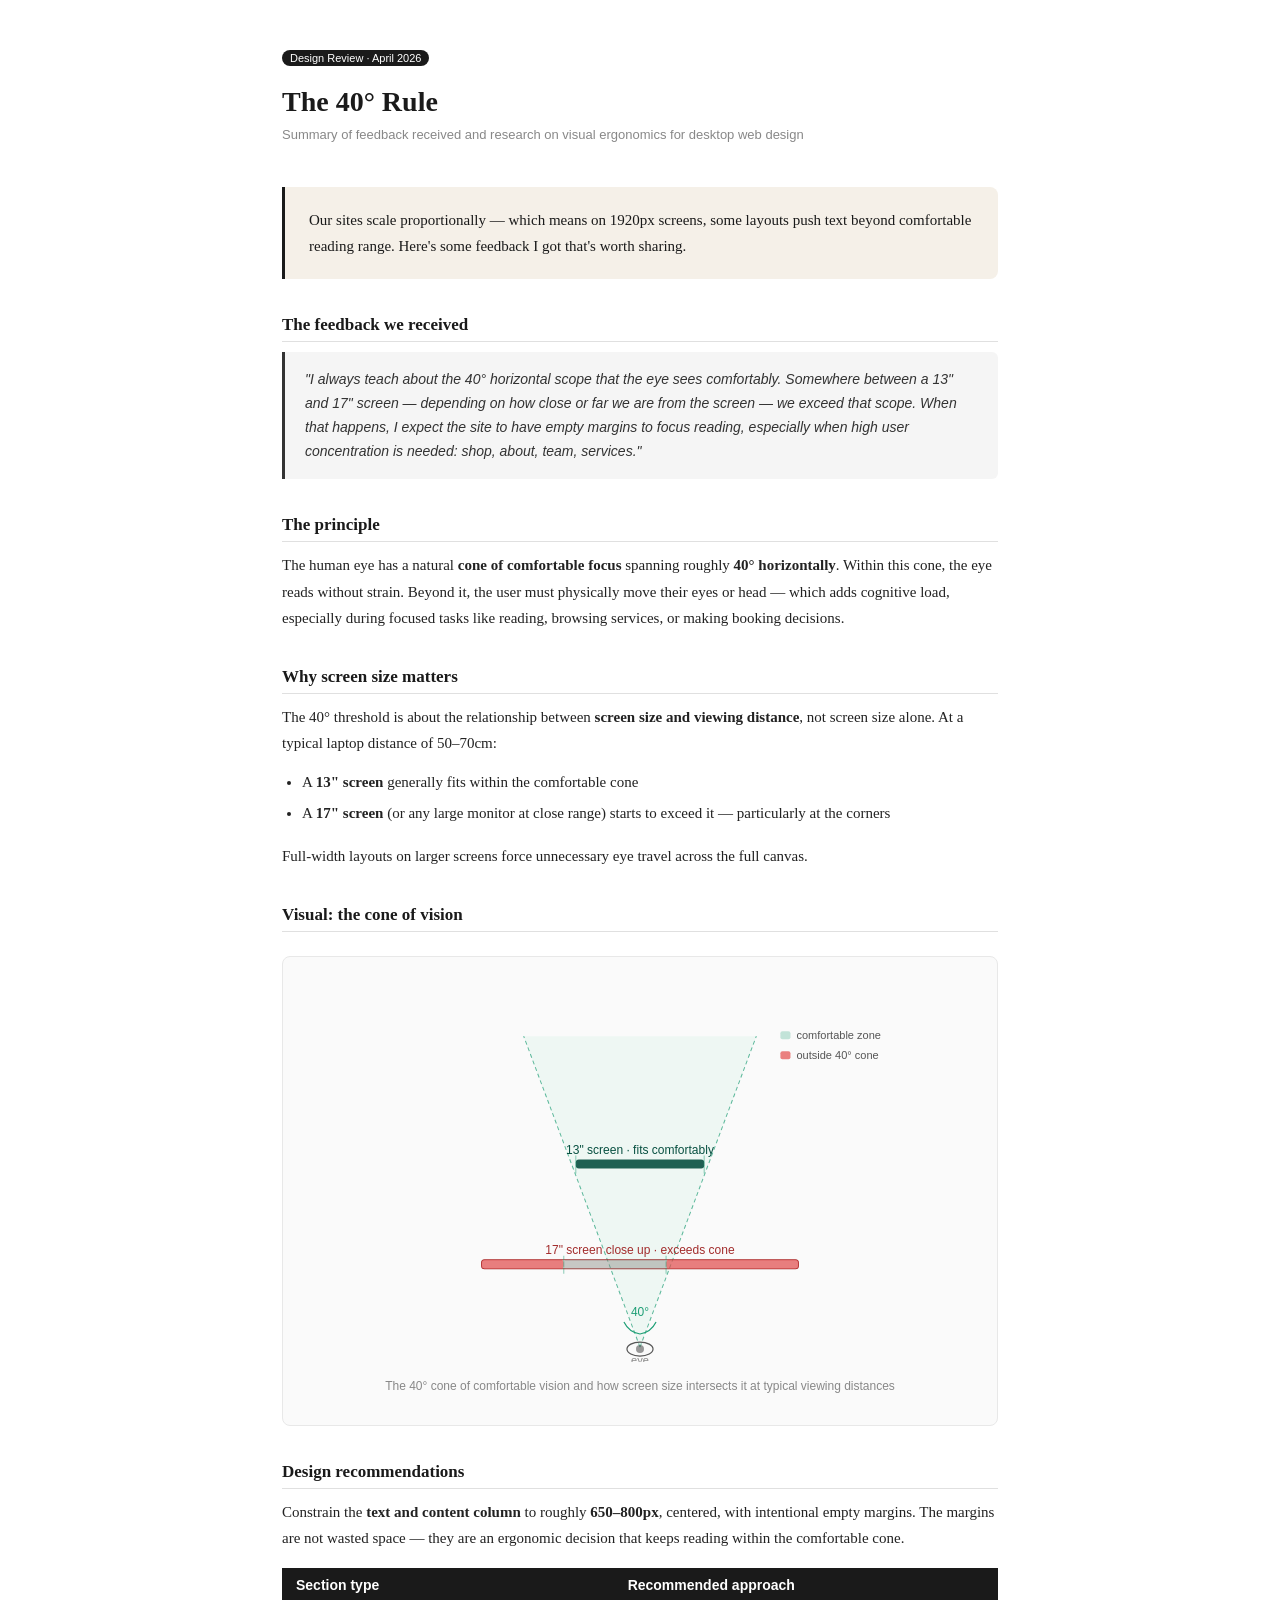
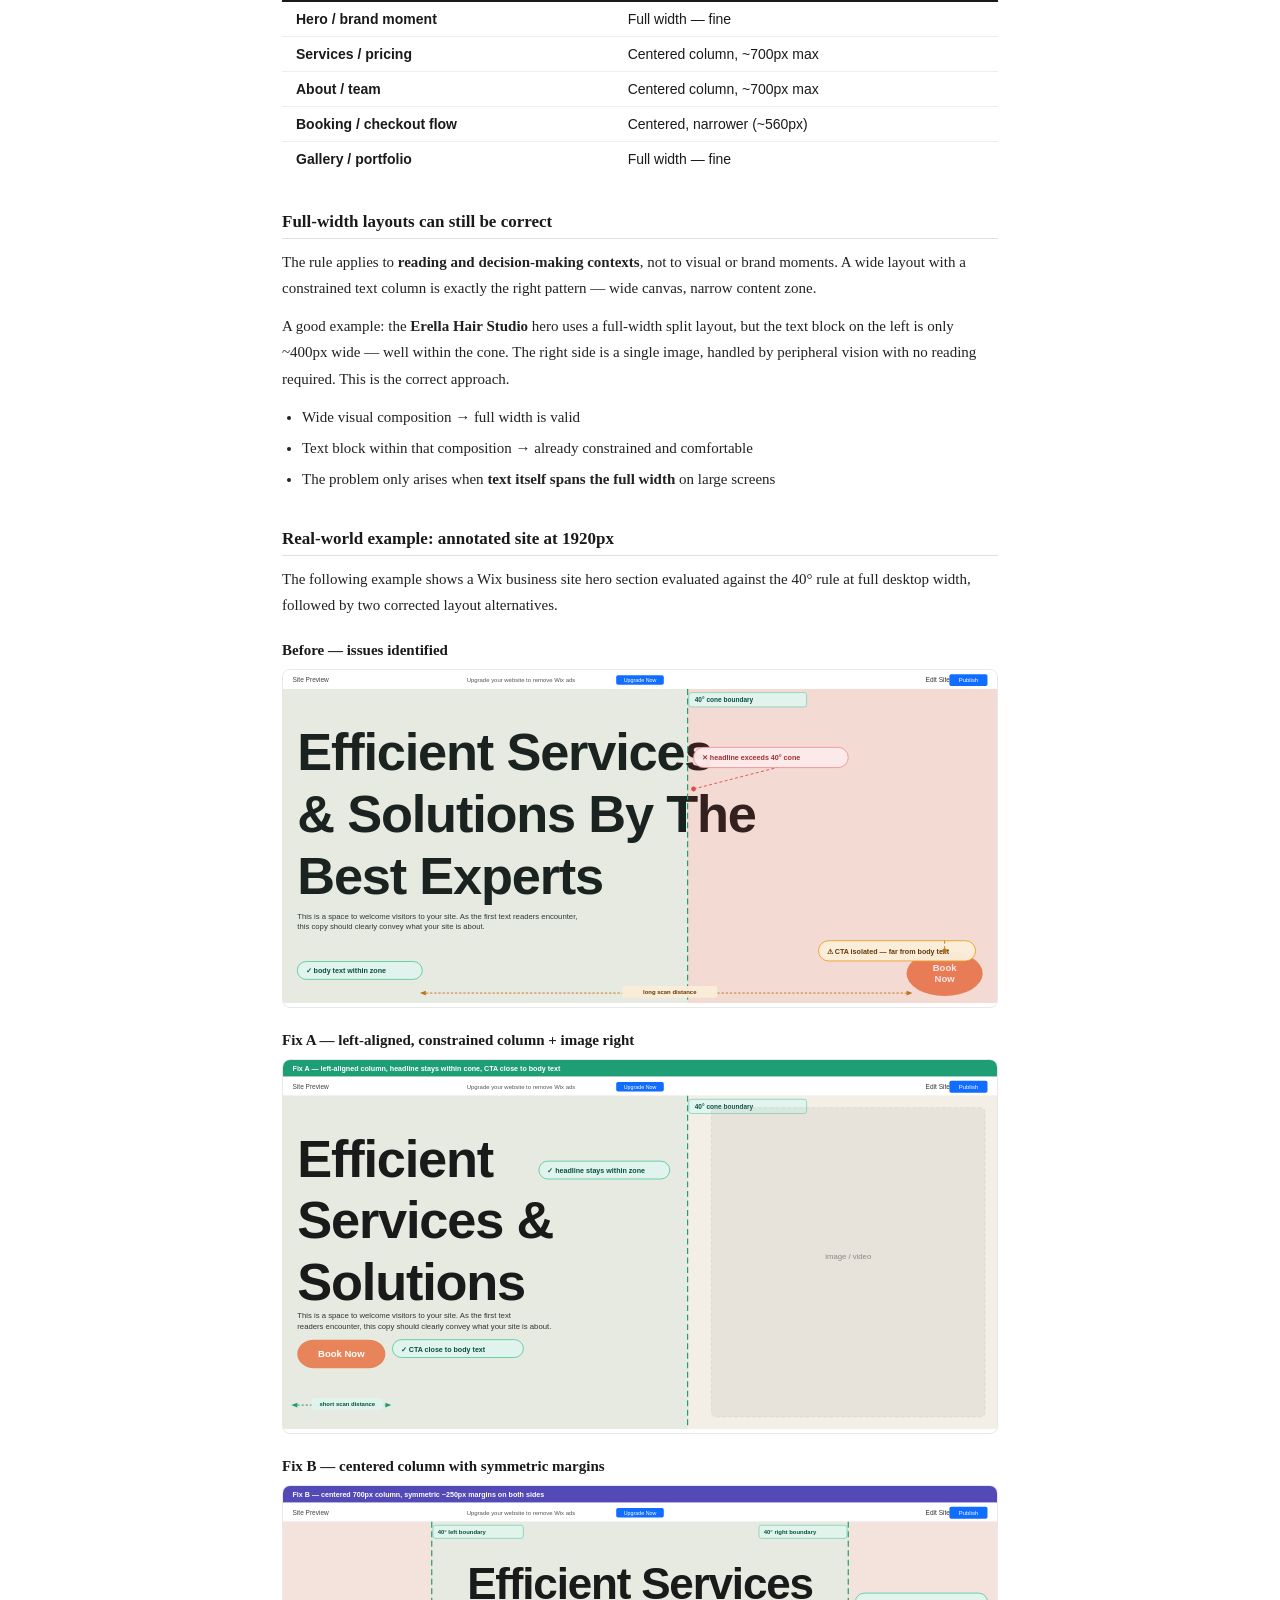
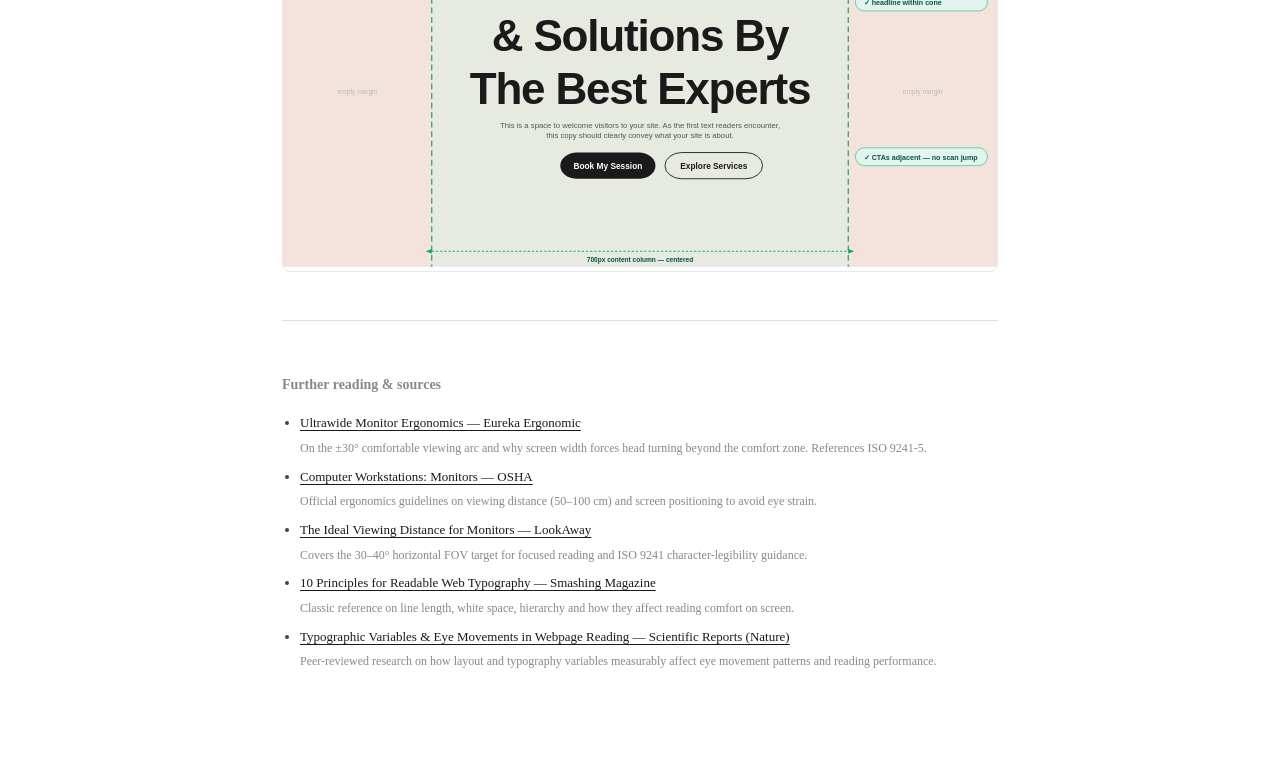
<file: artifacts/40deg_html_summary.html>
<!DOCTYPE html>
<html lang="en">
<head>
<meta charset="UTF-8">
<style>
  * { box-sizing: border-box; margin: 0; padding: 0; }
  body { font-family: Georgia, serif; color: #1a1a1a; background: #fff; max-width: 780px; margin: 0 auto; padding: 48px 32px 80px; }
  h1 { font-size: 28px; font-weight: 700; margin-bottom: 6px; }
  h2 { font-size: 17px; font-weight: 700; margin: 36px 0 10px; border-bottom: 1px solid #e0e0e0; padding-bottom: 6px; }
  p { font-size: 15px; line-height: 1.75; margin-bottom: 12px; color: #222; }
  .meta { font-size: 13px; color: #888; margin-bottom: 40px; font-family: sans-serif; }
  .feedback-box { background: #f5f5f5; border-left: 3px solid #333; padding: 16px 20px; border-radius: 0 6px 6px 0; margin-bottom: 24px; font-size: 14px; line-height: 1.7; color: #333; font-family: sans-serif; font-style: italic; }
  table { width: 100%; border-collapse: collapse; margin: 16px 0 24px; font-size: 14px; font-family: sans-serif; }
  th { background: #1a1a1a; color: #fff; padding: 9px 14px; text-align: left; font-weight: 600; }
  td { padding: 9px 14px; border-bottom: 1px solid #eee; }
  tr:last-child td { border-bottom: none; }
  td:first-child { font-weight: 600; }
  .diagram-wrap { margin: 24px 0 32px; background: #fafafa; border: 1px solid #e8e8e8; border-radius: 8px; padding: 24px 16px 16px; }
  .diagram-label { font-family: sans-serif; font-size: 12px; color: #888; text-align: center; margin-top: 10px; }
  ul { font-size: 15px; line-height: 1.8; padding-left: 20px; margin-bottom: 16px; color: #222; }
  li { margin-bottom: 4px; }
  .tag { display: inline-block; font-family: sans-serif; font-size: 11px; background: #1a1a1a; color: #fff; padding: 2px 8px; border-radius: 20px; margin-bottom: 20px; }
  .sources { margin-top: 48px; padding-top: 20px; border-top: 1px solid #e0e0e0; }
  .sources h2 { font-size: 14px; color: #888; border: none; margin-bottom: 12px; }
  .sources ul { font-size: 13px; line-height: 1.9; padding-left: 18px; color: #444; }
  .sources a { color: #1a1a1a; text-decoration: underline; text-underline-offset: 3px; }
  .sources a:hover { color: #555; }
</style>
</head>
<body>

<div class="tag">Design Review · April 2026</div>
<h1>The 40° Rule</h1>
<p class="meta">Summary of feedback received and research on visual ergonomics for desktop web design</p>

<div style="background:#f5f0e8;border-left:3px solid #1a1a1a;padding:20px 24px;border-radius:0 8px 8px 0;margin-bottom:36px;">
  <p style="margin:0;font-size:15px;line-height:1.75;color:#1a1a1a;">Our sites scale proportionally — which means on 1920px screens, some layouts push text beyond comfortable reading range. Here's some feedback I got that's worth sharing.</p>
</div>

<h2>The feedback we received</h2>
<div class="feedback-box">
"I always teach about the 40° horizontal scope that the eye sees comfortably. Somewhere between a 13" and 17" screen — depending on how close or far we are from the screen — we exceed that scope. When that happens, I expect the site to have empty margins to focus reading, especially when high user concentration is needed: shop, about, team, services."
</div>

<h2>The principle</h2>
<p>The human eye has a natural <strong>cone of comfortable focus</strong> spanning roughly <strong>40° horizontally</strong>. Within this cone, the eye reads without strain. Beyond it, the user must physically move their eyes or head — which adds cognitive load, especially during focused tasks like reading, browsing services, or making booking decisions.</p>

<h2>Why screen size matters</h2>
<p>The 40° threshold is about the relationship between <strong>screen size and viewing distance</strong>, not screen size alone. At a typical laptop distance of 50–70cm:</p>
<ul>
  <li>A <strong>13" screen</strong> generally fits within the comfortable cone</li>
  <li>A <strong>17" screen</strong> (or any large monitor at close range) starts to exceed it — particularly at the corners</li>
</ul>
<p>Full-width layouts on larger screens force unnecessary eye travel across the full canvas.</p>

<h2>Visual: the cone of vision</h2>
<div class="diagram-wrap">
<svg width="100%" viewBox="0 0 680 380">
  <defs>
    <marker id="arrow" viewBox="0 0 10 10" refX="8" refY="5" markerWidth="6" markerHeight="6" orient="auto-start-reverse">
      <path d="M2 1L8 5L2 9" fill="none" stroke="context-stroke" stroke-width="1.5" stroke-linecap="round" stroke-linejoin="round"/>
    </marker>
  </defs>

  <!-- Cone fill -->
  <polygon points="340,365 224,55 456,55" fill="#eef7f3"/>
  <!-- Cone edges -->
  <line x1="340" y1="365" x2="224" y2="55" stroke="#1D9E75" stroke-width="1" stroke-dasharray="4 3" opacity="0.7"/>
  <line x1="340" y1="365" x2="456" y2="55" stroke="#1D9E75" stroke-width="1" stroke-dasharray="4 3" opacity="0.7"/>

  <!-- Angle arcs -->
  <path d="M340,352 A22,22 0 0,1 324,340" fill="none" stroke="#1D9E75" stroke-width="1.2"/>
  <path d="M340,352 A22,22 0 0,0 356,340" fill="none" stroke="#1D9E75" stroke-width="1.2"/>
  <text font-family="sans-serif" font-size="12" x="340" y="334" text-anchor="middle" fill="#1D9E75">40°</text>

  <!-- Far screen: 13" - fits -->
  <rect x="276" y="178" width="128" height="9" rx="3" fill="#085041" opacity="0.9"/>
  <text font-family="sans-serif" font-size="12" x="340" y="172" text-anchor="middle" fill="#085041">13" screen · fits comfortably</text>

  <!-- Close / large screen -->
  <rect x="182" y="278" width="316" height="9" rx="3" fill="none" stroke="#A32D2D" stroke-width="1"/>
  <rect x="182" y="278" width="82" height="9" rx="3" fill="#E24B4A" opacity="0.7"/>
  <rect x="366" y="278" width="132" height="9" rx="3" fill="#E24B4A" opacity="0.7"/>
  <rect x="264" y="278" width="102" height="9" rx="3" fill="#888780" opacity="0.45"/>
  <text font-family="sans-serif" font-size="12" x="340" y="272" text-anchor="middle" fill="#A32D2D">17" screen close up · exceeds cone</text>

  <!-- Tick marks -->
  <line x1="276" y1="174" x2="276" y2="192" stroke="#1D9E75" stroke-width="1" opacity="0.5"/>
  <line x1="404" y1="174" x2="404" y2="192" stroke="#1D9E75" stroke-width="1" opacity="0.5"/>
  <line x1="264" y1="274" x2="264" y2="292" stroke="#1D9E75" stroke-width="1" opacity="0.5"/>
  <line x1="366" y1="274" x2="366" y2="292" stroke="#1D9E75" stroke-width="1" opacity="0.5"/>

  <!-- Eye -->
  <ellipse cx="340" cy="367" rx="13" ry="7" fill="none" stroke="#555" stroke-width="1.2"/>
  <circle cx="340" cy="367" r="4" fill="#555" opacity="0.6"/>
  <text font-family="sans-serif" font-size="11" x="340" y="382" text-anchor="middle" fill="#888">eye</text>

  <!-- Legend -->
  <rect x="480" y="50" width="10" height="8" rx="2" fill="#1D9E75" opacity="0.25"/>
  <text font-family="sans-serif" font-size="11" x="496" y="58" fill="#555">comfortable zone</text>
  <rect x="480" y="70" width="10" height="8" rx="2" fill="#E24B4A" opacity="0.7"/>
  <text font-family="sans-serif" font-size="11" x="496" y="78" fill="#555">outside 40° cone</text>
</svg>
<p class="diagram-label">The 40° cone of comfortable vision and how screen size intersects it at typical viewing distances</p>
</div>

<h2>Design recommendations</h2>
<p>Constrain the <strong>text and content column</strong> to roughly <strong>650–800px</strong>, centered, with intentional empty margins. The margins are not wasted space — they are an ergonomic decision that keeps reading within the comfortable cone.</p>

<table>
  <tr><th>Section type</th><th>Recommended approach</th></tr>
  <tr><td>Hero / brand moment</td><td>Full width — fine</td></tr>
  <tr><td>Services / pricing</td><td>Centered column, ~700px max</td></tr>
  <tr><td>About / team</td><td>Centered column, ~700px max</td></tr>
  <tr><td>Booking / checkout flow</td><td>Centered, narrower (~560px)</td></tr>
  <tr><td>Gallery / portfolio</td><td>Full width — fine</td></tr>
</table>

<h2>Full-width layouts can still be correct</h2>
<p>The rule applies to <strong>reading and decision-making contexts</strong>, not to visual or brand moments. A wide layout with a constrained text column is exactly the right pattern — wide canvas, narrow content zone.</p>
<p>A good example: the <strong>Erella Hair Studio</strong> hero uses a full-width split layout, but the text block on the left is only ~400px wide — well within the cone. The right side is a single image, handled by peripheral vision with no reading required. This is the correct approach.</p>

<ul>
  <li>Wide visual composition → full width is valid</li>
  <li>Text block within that composition → already constrained and comfortable</li>
  <li>The problem only arises when <strong>text itself spans the full width</strong> on large screens</li>
</ul>


<h2>Real-world example: annotated site at 1920px</h2>
<p>The following example shows a Wix business site hero section evaluated against the 40° rule at full desktop width, followed by two corrected layout alternatives.</p>

<h3 style="font-size:15px;font-weight:700;margin:24px 0 10px;">Before — issues identified</h3>
<div style="border:1px solid #e8e8e8;border-radius:8px;overflow:hidden;margin-bottom:24px;">
<svg width="100%" viewBox="0 0 1200 560" xmlns="http://www.w3.org/2000/svg">
  <rect x="0" y="0" width="1200" height="32" fill="#ffffff"/>
  <rect x="0" y="32" width="1200" height="0.5" fill="#e0e0e0"/>
  <text font-family="sans-serif" font-size="11" fill="#444" x="16" y="21">Site Preview</text>
  <text font-family="sans-serif" font-size="10" fill="#555" x="400" y="21" text-anchor="middle">Upgrade your website to remove Wix ads</text>
  <rect x="560" y="9" width="80" height="16" rx="3" fill="#116dff"/>
  <text font-family="sans-serif" font-size="9" fill="white" x="600" y="21" text-anchor="middle">Upgrade Now</text>
  <text font-family="sans-serif" font-size="11" fill="#333" x="1080" y="21">Edit Site</text>
  <rect x="1120" y="7" width="64" height="20" rx="3" fill="#116dff"/>
  <text font-family="sans-serif" font-size="10" fill="white" x="1152" y="21" text-anchor="middle">Publish</text>
  <rect x="0" y="32" width="1200" height="528" fill="#f5f0e8"/>
  <text font-family="'Arial Black',sans-serif" font-size="88" font-weight="900" fill="#1a1a1a" x="24" y="168" letter-spacing="-2">Efficient Services</text>
  <text font-family="'Arial Black',sans-serif" font-size="88" font-weight="900" fill="#1a1a1a" x="24" y="272" letter-spacing="-2">&amp; Solutions By The</text>
  <text font-family="'Arial Black',sans-serif" font-size="88" font-weight="900" fill="#1a1a1a" x="24" y="376" letter-spacing="-2">Best Experts</text>
  <text font-family="sans-serif" font-size="13" fill="#333" x="24" y="418">This is a space to welcome visitors to your site. As the first text readers encounter,</text>
  <text font-family="sans-serif" font-size="13" fill="#333" x="24" y="436">this copy should clearly convey what your site is about.</text>
  <ellipse cx="1112" cy="510" rx="64" ry="38" fill="#e8845a"/>
  <text font-family="sans-serif" font-size="16" font-weight="700" fill="white" x="1112" y="506" text-anchor="middle">Book</text>
  <text font-family="sans-serif" font-size="16" font-weight="700" fill="white" x="1112" y="524" text-anchor="middle">Now</text>
  <rect x="680" y="32" width="520" height="528" fill="rgba(226,75,74,0.13)"/>
  <rect x="0" y="32" width="680" height="528" fill="rgba(29,158,117,0.07)"/>
  <line x1="680" y1="32" x2="680" y2="560" stroke="#1D9E75" stroke-width="2" stroke-dasharray="10 6"/>
  <rect x="682" y="38" width="198" height="24" rx="4" fill="rgba(225,245,238,0.95)" stroke="#5DCAA5" stroke-width="1"/>
  <text font-family="sans-serif" font-size="11" font-weight="700" fill="#085041" x="692" y="54">40° cone boundary</text>
  <rect x="690" y="130" width="260" height="34" rx="17" fill="rgba(252,235,235,0.97)" stroke="#F09595" stroke-width="1.5"/>
  <text font-family="sans-serif" font-size="12" font-weight="700" fill="#A32D2D" x="704" y="152">✕  headline exceeds 40° cone</text>
  <line x1="690" y1="200" x2="830" y2="164" stroke="#E24B4A" stroke-width="1.5" stroke-dasharray="5 4"/>
  <circle cx="690" cy="200" r="4" fill="#E24B4A"/>
  <rect x="24" y="490" width="210" height="30" rx="15" fill="rgba(225,245,238,0.97)" stroke="#5DCAA5" stroke-width="1.5"/>
  <text font-family="sans-serif" font-size="12" font-weight="700" fill="#085041" x="38" y="510">✓  body text within zone</text>
  <rect x="900" y="455" width="264" height="34" rx="17" fill="rgba(250,238,218,0.97)" stroke="#EF9F27" stroke-width="1.5"/>
  <text font-family="sans-serif" font-size="12" font-weight="700" fill="#633806" x="914" y="477">⚠  CTA isolated — far from body text</text>
  <line x1="1112" y1="455" x2="1112" y2="472" stroke="#BA7517" stroke-width="1.5" stroke-dasharray="5 4"/>
  <circle cx="1112" cy="472" r="4" fill="#BA7517"/>
  <line x1="240" y1="543" x2="1048" y2="543" stroke="#BA7517" stroke-width="1.5" stroke-dasharray="4 3"/>
  <polygon points="1048,539 1058,543 1048,547" fill="#BA7517"/>
  <polygon points="240,539 230,543 240,547" fill="#BA7517"/>
  <rect x="570" y="531" width="160" height="20" rx="4" fill="rgba(250,238,218,0.95)"/>
  <text font-family="sans-serif" font-size="10" font-weight="700" fill="#633806" x="650" y="545" text-anchor="middle">long scan distance</text>
</svg>
</div>

<h3 style="font-size:15px;font-weight:700;margin:24px 0 10px;">Fix A — left-aligned, constrained column + image right</h3>
<div style="border:1px solid #e8e8e8;border-radius:8px;overflow:hidden;margin-bottom:24px;">
<svg width="100%" viewBox="0 0 1200 620" xmlns="http://www.w3.org/2000/svg">
  <rect x="0" y="0" width="1200" height="28" fill="#1D9E75"/>
  <text font-family="sans-serif" font-size="12" font-weight="700" fill="white" x="16" y="18">Fix A — left-aligned column, headline stays within cone, CTA close to body text</text>
  <rect x="0" y="28" width="1200" height="32" fill="#ffffff"/>
  <rect x="0" y="60" width="1200" height="0.5" fill="#e0e0e0"/>
  <text font-family="sans-serif" font-size="11" fill="#444" x="16" y="49">Site Preview</text>
  <text font-family="sans-serif" font-size="10" fill="#555" x="400" y="49" text-anchor="middle">Upgrade your website to remove Wix ads</text>
  <rect x="560" y="37" width="80" height="16" rx="3" fill="#116dff"/>
  <text font-family="sans-serif" font-size="9" fill="white" x="600" y="49" text-anchor="middle">Upgrade Now</text>
  <text font-family="sans-serif" font-size="11" fill="#333" x="1080" y="49">Edit Site</text>
  <rect x="1120" y="35" width="64" height="20" rx="3" fill="#116dff"/>
  <text font-family="sans-serif" font-size="10" fill="white" x="1152" y="49" text-anchor="middle">Publish</text>
  <rect x="0" y="60" width="1200" height="560" fill="#f5f0e8"/>
  <rect x="0" y="60" width="680" height="560" fill="rgba(29,158,117,0.07)"/>
  <rect x="680" y="60" width="520" height="560" fill="rgba(200,200,200,0.06)"/>
  <line x1="680" y1="60" x2="680" y2="620" stroke="#1D9E75" stroke-width="2" stroke-dasharray="10 6"/>
  <rect x="682" y="66" width="198" height="24" rx="4" fill="rgba(225,245,238,0.95)" stroke="#5DCAA5" stroke-width="1"/>
  <text font-family="sans-serif" font-size="11" font-weight="700" fill="#085041" x="692" y="82">40° cone boundary</text>
  <text font-family="'Arial Black',sans-serif" font-size="88" font-weight="900" fill="#1a1a1a" x="24" y="196" letter-spacing="-2">Efficient</text>
  <text font-family="'Arial Black',sans-serif" font-size="88" font-weight="900" fill="#1a1a1a" x="24" y="300" letter-spacing="-2">Services &amp;</text>
  <text font-family="'Arial Black',sans-serif" font-size="88" font-weight="900" fill="#1a1a1a" x="24" y="404" letter-spacing="-2">Solutions</text>
  <text font-family="sans-serif" font-size="13" fill="#333" x="24" y="434">This is a space to welcome visitors to your site. As the first text</text>
  <text font-family="sans-serif" font-size="13" fill="#333" x="24" y="452">readers encounter, this copy should clearly convey what your site is about.</text>
  <rect x="24" y="470" width="148" height="48" rx="28" fill="#e8845a"/>
  <text font-family="sans-serif" font-size="16" font-weight="700" fill="white" x="98" y="499" text-anchor="middle">Book Now</text>
  <rect x="720" y="80" width="460" height="520" rx="8" fill="rgba(180,178,169,0.2)" stroke="rgba(180,178,169,0.4)" stroke-width="1" stroke-dasharray="6 4"/>
  <text font-family="sans-serif" font-size="13" fill="#888" x="950" y="335" text-anchor="middle">image / video</text>
  <rect x="430" y="170" width="220" height="30" rx="15" fill="rgba(225,245,238,0.97)" stroke="#5DCAA5" stroke-width="1.5"/>
  <text font-family="sans-serif" font-size="12" font-weight="700" fill="#085041" x="444" y="190">✓  headline stays within zone</text>
  <rect x="184" y="470" width="220" height="30" rx="15" fill="rgba(225,245,238,0.97)" stroke="#5DCAA5" stroke-width="1.5"/>
  <text font-family="sans-serif" font-size="12" font-weight="700" fill="#085041" x="198" y="490">✓  CTA close to body text</text>
  <line x1="24" y1="580" x2="172" y2="580" stroke="#1D9E75" stroke-width="1.5" stroke-dasharray="4 3"/>
  <polygon points="172,576 182,580 172,584" fill="#1D9E75"/>
  <polygon points="24,576 14,580 24,584" fill="#1D9E75"/>
  <rect x="48" y="568" width="120" height="20" rx="4" fill="rgba(225,245,238,0.95)"/>
  <text font-family="sans-serif" font-size="10" font-weight="700" fill="#085041" x="108" y="582" text-anchor="middle">short scan distance</text>
</svg>
</div>

<h3 style="font-size:15px;font-weight:700;margin:24px 0 10px;">Fix B — centered column with symmetric margins</h3>
<div style="border:1px solid #e8e8e8;border-radius:8px;overflow:hidden;margin-bottom:32px;">
<svg width="100%" viewBox="0 0 1200 640" xmlns="http://www.w3.org/2000/svg">
  <rect x="0" y="0" width="1200" height="28" fill="#534AB7"/>
  <text font-family="sans-serif" font-size="12" font-weight="700" fill="white" x="16" y="18">Fix B — centered 700px column, symmetric ~250px margins on both sides</text>
  <rect x="0" y="28" width="1200" height="32" fill="#ffffff"/>
  <rect x="0" y="60" width="1200" height="0.5" fill="#e0e0e0"/>
  <text font-family="sans-serif" font-size="11" fill="#444" x="16" y="49">Site Preview</text>
  <text font-family="sans-serif" font-size="10" fill="#555" x="400" y="49" text-anchor="middle">Upgrade your website to remove Wix ads</text>
  <rect x="560" y="37" width="80" height="16" rx="3" fill="#116dff"/>
  <text font-family="sans-serif" font-size="9" fill="white" x="600" y="49" text-anchor="middle">Upgrade Now</text>
  <text font-family="sans-serif" font-size="11" fill="#333" x="1080" y="49">Edit Site</text>
  <rect x="1120" y="35" width="64" height="20" rx="3" fill="#116dff"/>
  <text font-family="sans-serif" font-size="10" fill="white" x="1152" y="49" text-anchor="middle">Publish</text>
  <rect x="0" y="60" width="1200" height="580" fill="#f5f0e8"/>
  <rect x="0" y="60" width="250" height="580" fill="rgba(226,75,74,0.08)"/>
  <rect x="950" y="60" width="250" height="580" fill="rgba(226,75,74,0.08)"/>
  <rect x="250" y="60" width="700" height="580" fill="rgba(29,158,117,0.07)"/>
  <line x1="250" y1="60" x2="250" y2="640" stroke="#1D9E75" stroke-width="2" stroke-dasharray="10 6"/>
  <line x1="950" y1="60" x2="950" y2="640" stroke="#1D9E75" stroke-width="2" stroke-dasharray="10 6"/>
  <rect x="252" y="66" width="152" height="22" rx="4" fill="rgba(225,245,238,0.95)" stroke="#5DCAA5" stroke-width="1"/>
  <text font-family="sans-serif" font-size="10" font-weight="700" fill="#085041" x="260" y="81">40° left boundary</text>
  <rect x="800" y="66" width="148" height="22" rx="4" fill="rgba(225,245,238,0.95)" stroke="#5DCAA5" stroke-width="1"/>
  <text font-family="sans-serif" font-size="10" font-weight="700" fill="#085041" x="808" y="81">40° right boundary</text>
  <text font-family="'Arial Black',sans-serif" font-size="74" font-weight="900" fill="#1a1a1a" x="600" y="190" text-anchor="middle" letter-spacing="-2">Efficient Services</text>
  <text font-family="'Arial Black',sans-serif" font-size="74" font-weight="900" fill="#1a1a1a" x="600" y="278" text-anchor="middle" letter-spacing="-2">&amp; Solutions By</text>
  <text font-family="'Arial Black',sans-serif" font-size="74" font-weight="900" fill="#1a1a1a" x="600" y="366" text-anchor="middle" letter-spacing="-2">The Best Experts</text>
  <text font-family="sans-serif" font-size="13" fill="#555" x="600" y="406" text-anchor="middle">This is a space to welcome visitors to your site. As the first text readers encounter,</text>
  <text font-family="sans-serif" font-size="13" fill="#555" x="600" y="424" text-anchor="middle">this copy should clearly convey what your site is about.</text>
  <rect x="466" y="448" width="160" height="44" rx="28" fill="#1a1a1a"/>
  <text font-family="sans-serif" font-size="14" font-weight="700" fill="white" x="546" y="475" text-anchor="middle">Book My Session</text>
  <rect x="642" y="448" width="164" height="44" rx="28" fill="none" stroke="#1a1a1a" stroke-width="1.5"/>
  <text font-family="sans-serif" font-size="14" font-weight="700" fill="#1a1a1a" x="724" y="475" text-anchor="middle">Explore Services</text>
  <text font-family="sans-serif" font-size="11" fill="#bbb" x="125" y="350" text-anchor="middle">empty margin</text>
  <text font-family="sans-serif" font-size="11" fill="#bbb" x="1075" y="350" text-anchor="middle">empty margin</text>
  <line x1="250" y1="614" x2="950" y2="614" stroke="#1D9E75" stroke-width="1.5" stroke-dasharray="4 3"/>
  <polygon points="950,610 960,614 950,618" fill="#1D9E75"/>
  <polygon points="250,610 240,614 250,618" fill="#1D9E75"/>
  <text font-family="sans-serif" font-size="11" font-weight="700" fill="#085041" x="600" y="632" text-anchor="middle">700px content column — centered</text>
  <rect x="962" y="180" width="222" height="30" rx="15" fill="rgba(225,245,238,0.97)" stroke="#5DCAA5" stroke-width="1.5"/>
  <text font-family="sans-serif" font-size="12" font-weight="700" fill="#085041" x="976" y="200">✓  headline within cone</text>
  <rect x="962" y="440" width="222" height="30" rx="15" fill="rgba(225,245,238,0.97)" stroke="#5DCAA5" stroke-width="1.5"/>
  <text font-family="sans-serif" font-size="12" font-weight="700" fill="#085041" x="976" y="460">✓  CTAs adjacent — no scan jump</text>
</svg>
</div>

<div class="sources">
  <h2>Further reading & sources</h2>
  <ul>
    <li>
      <a href="https://eurekaergonomic.com/blogs/eureka-ergonomic-blog/ultrawide-monitor-ergonomics-setup" target="_blank">Ultrawide Monitor Ergonomics — Eureka Ergonomic</a><br>
      <span style="color:#888;font-size:12px;">On the ±30° comfortable viewing arc and why screen width forces head turning beyond the comfort zone. References ISO 9241-5.</span>
    </li>
    <li>
      <a href="https://www.osha.gov/etools/computer-workstations/components/monitors" target="_blank">Computer Workstations: Monitors — OSHA</a><br>
      <span style="color:#888;font-size:12px;">Official ergonomics guidelines on viewing distance (50–100 cm) and screen positioning to avoid eye strain.</span>
    </li>
    <li>
      <a href="https://lookaway.com/blog/2025/09/11/the-ideal-viewing-distance-for-monitors-and-screens/" target="_blank">The Ideal Viewing Distance for Monitors — LookAway</a><br>
      <span style="color:#888;font-size:12px;">Covers the 30–40° horizontal FOV target for focused reading and ISO 9241 character-legibility guidance.</span>
    </li>
    <li>
      <a href="https://www.smashingmagazine.com/2009/03/10-principles-for-readable-web-typography/" target="_blank">10 Principles for Readable Web Typography — Smashing Magazine</a><br>
      <span style="color:#888;font-size:12px;">Classic reference on line length, white space, hierarchy and how they affect reading comfort on screen.</span>
    </li>
    <li>
      <a href="https://www.nature.com/articles/s41598-019-49051-x" target="_blank">Typographic Variables & Eye Movements in Webpage Reading — Scientific Reports (Nature)</a><br>
      <span style="color:#888;font-size:12px;">Peer-reviewed research on how layout and typography variables measurably affect eye movement patterns and reading performance.</span>
    </li>
  </ul>
</div>

</body>
</html>
</file>
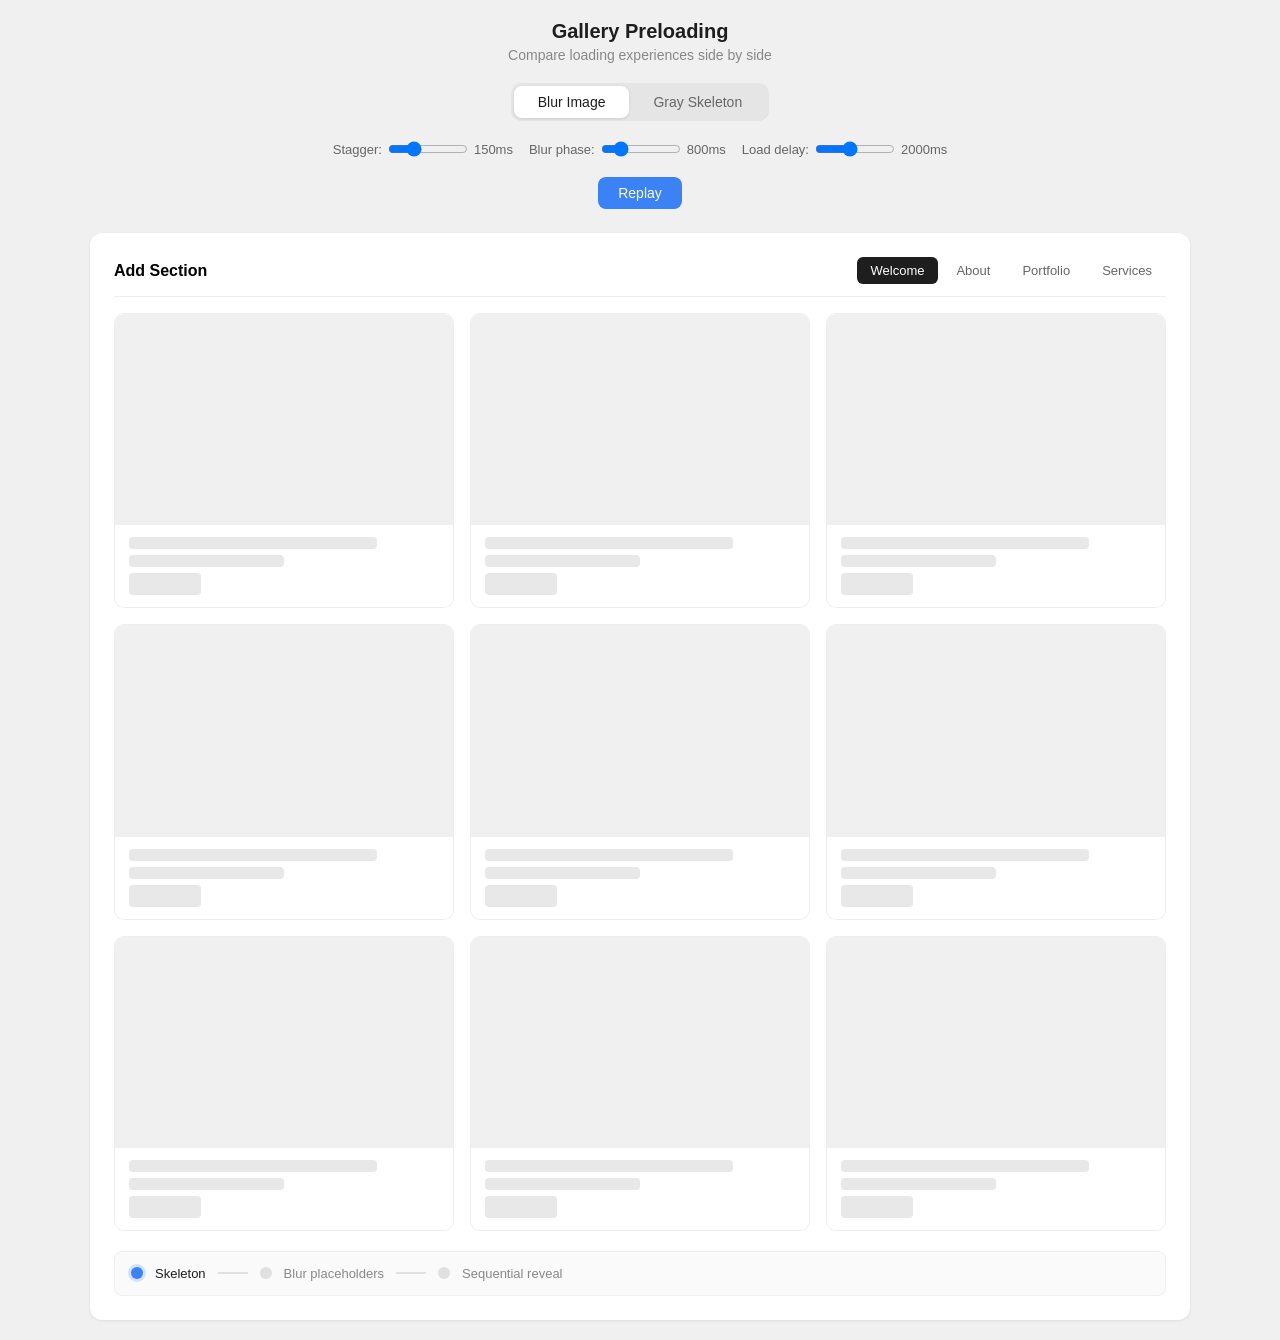
<file: artifacts/blur-reveal.html>
<!DOCTYPE html>
<html lang="en">
<head>
  <meta charset="UTF-8">
  <meta name="viewport" content="width=device-width, initial-scale=1.0">
  <title>Gallery Loading — Mode Comparison</title>
  <style>
    * { margin: 0; padding: 0; box-sizing: border-box; }

    body {
      font-family: -apple-system, BlinkMacSystemFont, 'Segoe UI', Roboto, sans-serif;
      background: #f0f0f0;
      display: flex;
      flex-direction: column;
      align-items: center;
      padding: 20px;
      min-height: 100vh;
    }

    h1 { font-size: 20px; font-weight: 600; color: #1e1e1e; margin-bottom: 4px; }
    .subtitle { font-size: 14px; color: #888; margin-bottom: 20px; }

    /* ============ MODE TOGGLE ============ */
    .mode-toggle {
      display: flex;
      background: #e5e5e5;
      border-radius: 10px;
      padding: 3px;
      margin-bottom: 20px;
    }
    .mode-btn {
      padding: 8px 24px;
      border: none;
      border-radius: 8px;
      font-size: 14px;
      font-weight: 500;
      cursor: pointer;
      background: transparent;
      color: #666;
      transition: all 0.25s;
    }
    .mode-btn.active {
      background: white;
      color: #1e1e1e;
      box-shadow: 0 1px 3px rgba(0,0,0,0.1);
    }

    .settings {
      display: flex;
      gap: 16px;
      align-items: center;
      margin-bottom: 20px;
      font-size: 13px;
      color: #666;
      flex-wrap: wrap;
      justify-content: center;
    }
    .settings label { display: flex; align-items: center; gap: 6px; }
    .settings input[type="range"] { width: 80px; }
    .settings .blur-only { display: none; }
    body.mode-blur .settings .blur-only { display: flex; }

    .controls { display: flex; gap: 12px; margin-bottom: 24px; }

    button {
      padding: 8px 20px;
      border: none;
      border-radius: 8px;
      font-size: 14px;
      font-weight: 500;
      cursor: pointer;
      transition: all 0.2s;
    }
    .btn-primary { background: #3b82f6; color: white; }
    .btn-primary:hover { background: #2563eb; }
    .btn-secondary { background: #e5e5e5; color: #333; }
    .btn-secondary:hover { background: #d4d4d4; }

    .panel {
      background: white;
      border-radius: 12px;
      padding: 24px;
      width: 100%;
      max-width: 1100px;
      box-shadow: 0 1px 3px rgba(0,0,0,0.08);
    }

    .panel-header {
      display: flex;
      align-items: center;
      justify-content: space-between;
      margin-bottom: 16px;
      padding-bottom: 12px;
      border-bottom: 1px solid #eee;
    }
    .panel-title { font-size: 16px; font-weight: 600; }
    .tabs { display: flex; gap: 4px; }
    .tab {
      padding: 6px 14px; border-radius: 6px; font-size: 13px;
      color: #666; cursor: pointer; transition: all 0.15s;
    }
    .tab:hover { background: #f5f5f5; }
    .tab.active { background: #1e1e1e; color: white; }

    .gallery {
      display: grid;
      grid-template-columns: repeat(3, 1fr);
      gap: 16px;
    }

    /* ============ CARD ============ */
    .card {
      border-radius: 10px;
      overflow: hidden;
      position: relative;
      border: 1px solid #eee;
    }

    .card .image-wrap {
      position: relative;
      width: 100%;
      aspect-ratio: 16 / 10;
      overflow: hidden;
      background: #f0f0f0;
    }

    /* --- Gray skeleton overlay (for skeleton mode) --- */
    .card .skeleton-overlay {
      position: absolute;
      inset: 0;
      z-index: 3;
      background: #f0f0f0;
      display: flex;
      flex-direction: column;
      padding: 12px;
      transition: opacity 0.35s ease;
    }

    .card .skeleton-overlay .skel-img {
      flex: 1;
      background: #e0e0e0;
      border-radius: 6px;
      position: relative;
      overflow: hidden;
    }

    .card .skeleton-overlay .skel-img::after {
      content: '';
      position: absolute;
      inset: 0;
      background: linear-gradient(90deg, transparent 0%, rgba(255,255,255,0.5) 50%, transparent 100%);
      animation: shimmer 1.5s infinite;
      transform: translateX(-100%);
    }

    @keyframes shimmer {
      100% { transform: translateX(100%); }
    }

    /* Hide skeleton overlay in blur mode */
    body.mode-blur .card .skeleton-overlay { display: none; }

    /* --- Blur placeholder (for blur mode) --- */
    .card .blur-placeholder {
      position: absolute;
      inset: 0;
      z-index: 2;
      background-size: cover;
      background-position: center;
      filter: blur(20px) saturate(1.2);
      transform: scale(1.1);
      transition: opacity 0.6s ease;
    }

    .card .blur-placeholder::after {
      content: '';
      position: absolute;
      inset: 0;
      background: radial-gradient(ellipse at center, rgba(255,255,255,0.25) 0%, transparent 70%);
      animation: pulse-glow 2s ease-in-out infinite;
    }

    @keyframes pulse-glow {
      0%, 100% { opacity: 0.3; }
      50% { opacity: 0.8; }
    }

    /* Hide blur placeholder in skeleton mode */
    body.mode-skeleton .card .blur-placeholder { display: none; }

    /* --- Full resolution image --- */
    .card .thumb {
      position: absolute;
      inset: 0;
      width: 100%;
      height: 100%;
      object-fit: cover;
      z-index: 1;
      opacity: 0;
      transition: opacity 0.5s ease;
    }

    /* --- Revealed state --- */
    .card.revealed .skeleton-overlay {
      opacity: 0;
      pointer-events: none;
    }

    .card.revealed .blur-placeholder {
      opacity: 0;
      pointer-events: none;
    }

    .card.revealed .thumb {
      opacity: 1;
    }

    /* --- Info area --- */
    .card .info {
      padding: 12px 14px;
      background: white;
    }

    .card .info-skeleton { display: block; transition: opacity 0.4s ease 0.1s; }
    .card .info-real { display: none; }
    .card.revealed .info-skeleton { display: none; }
    .card.revealed .info-real { display: block; }

    .card .skel-line {
      background: #e8e8e8;
      border-radius: 4px;
      height: 12px;
      margin-bottom: 6px;
    }
    .card .skel-line.w80 { width: 80%; }
    .card .skel-line.w50 { width: 50%; }
    .card .skel-btn {
      background: #e8e8e8;
      border-radius: 4px;
      height: 22px;
      width: 72px;
      margin-top: 4px;
    }

    .card .info h3 {
      font-size: 14px; font-weight: 600; color: #1e1e1e;
      margin-bottom: 4px; line-height: 1.3;
    }
    .card .info p {
      font-size: 12px; color: #888;
      margin-bottom: 8px; line-height: 1.4;
    }
    .card .info .cta {
      display: inline-block; padding: 5px 14px;
      background: #3b82f6; color: white; border-radius: 5px;
      font-size: 12px; font-weight: 500; text-decoration: none;
    }

    /* ============ PHASE INDICATOR ============ */
    .phase-bar {
      margin-top: 20px;
      padding: 14px 16px;
      background: #fafafa;
      border-radius: 8px;
      border: 1px solid #eee;
      display: flex;
      align-items: center;
      gap: 12px;
    }

    .phase-dot {
      width: 12px; height: 12px; border-radius: 50%;
      background: #e0e0e0;
      transition: background 0.3s, box-shadow 0.3s;
      flex-shrink: 0;
    }
    .phase-dot.active { background: #3b82f6; box-shadow: 0 0 0 3px rgba(59,130,246,0.2); }
    .phase-dot.done { background: #22c55e; }

    .phase-label {
      font-size: 13px; color: #888;
      transition: color 0.3s;
    }
    .phase-label.active { color: #1e1e1e; font-weight: 500; }

    .phase-connector {
      width: 30px; height: 2px; background: #e0e0e0;
      flex-shrink: 0;
      transition: background 0.3s;
    }
    .phase-connector.done { background: #22c55e; }

    /* In skeleton mode, hide the middle phase */
    body.mode-skeleton .blur-phase { display: none; }
  </style>
</head>
<body class="mode-blur">

  <h1>Gallery Preloading</h1>
  <p class="subtitle">Compare loading experiences side by side</p>

  <div class="mode-toggle">
    <button class="mode-btn active" data-mode="blur" onclick="switchMode('blur')">Blur Image</button>
    <button class="mode-btn" data-mode="skeleton" onclick="switchMode('skeleton')">Gray Skeleton</button>
  </div>

  <div class="settings">
    <label>
      Stagger:
      <input type="range" id="staggerSlider" min="50" max="400" value="150" step="10">
      <span id="staggerVal">150ms</span>
    </label>
    <label class="blur-only">
      Blur phase:
      <input type="range" id="blurPhaseSlider" min="300" max="3000" value="800" step="100">
      <span id="blurPhaseVal">800ms</span>
    </label>
    <label>
      Load delay:
      <input type="range" id="loadSlider" min="500" max="4000" value="2000" step="100">
      <span id="loadVal">2000ms</span>
    </label>
  </div>

  <div class="controls">
    <button class="btn-primary" onclick="replay()">Replay</button>
  </div>

  <div class="panel">
    <div class="panel-header">
      <span class="panel-title">Add Section</span>
      <div class="tabs">
        <div class="tab active">Welcome</div>
        <div class="tab">About</div>
        <div class="tab">Portfolio</div>
        <div class="tab">Services</div>
      </div>
    </div>

    <div class="gallery" id="gallery"></div>

    <div class="phase-bar" id="phaseBar">
      <div class="phase-dot" id="dot0"></div>
      <span class="phase-label" id="lbl0">Skeleton</span>
      <div class="phase-connector blur-phase" id="con0"></div>
      <div class="phase-dot blur-phase" id="dot1"></div>
      <span class="phase-label blur-phase" id="lbl1">Blur placeholders</span>
      <div class="phase-connector" id="con1"></div>
      <div class="phase-dot" id="dot2"></div>
      <span class="phase-label" id="lbl2">Sequential reveal</span>
    </div>
  </div>

<script>
const templates = [
  { title: "Shop Our Latest Collections", desc: "Grab their attention with copy that clearly states what the site is about.", cta: "Shop Now",    img: "https://picsum.photos/seed/tpl1/400/250", tinyImg: "https://picsum.photos/seed/tpl1/20/12",  dominantColor: "#6b8cae" },
  { title: "Explore My Latest Work",      desc: "A space to welcome visitors with engaging visuals and clear messaging.",  cta: "Explore",     img: "https://picsum.photos/seed/tpl2/400/250", tinyImg: "https://picsum.photos/seed/tpl2/20/12",  dominantColor: "#9b8fc4" },
  { title: "Efficient Services & Solutions", desc: "Welcome visitors with copy that clearly states what your site is about.", cta: "Get Started", img: "https://picsum.photos/seed/tpl3/400/250", tinyImg: "https://picsum.photos/seed/tpl3/20/12", dominantColor: "#c4a86b" },
  { title: "Reach Your Business Potential", desc: "Grab attention with an engaging image or video.",                         cta: "Learn More",  img: "https://picsum.photos/seed/tpl4/400/250", tinyImg: "https://picsum.photos/seed/tpl4/20/12", dominantColor: "#6bc4a8" },
  { title: "Shop Our Unique Products",     desc: "Welcome visitors to your site with clear copy about what you offer.",     cta: "Shop Now",    img: "https://picsum.photos/seed/tpl5/400/250", tinyImg: "https://picsum.photos/seed/tpl5/20/12", dominantColor: "#c49b6b" },
  { title: "Discover Modern Technology",   desc: "Products for smarter living. Welcome visitors with engaging content.",    cta: "Shop Now",    img: "https://picsum.photos/seed/tpl6/400/250", tinyImg: "https://picsum.photos/seed/tpl6/20/12", dominantColor: "#ae6bc4" },
  { title: "Elevate Your Digital Presence", desc: "A space to welcome visitors and grab their attention.",                  cta: "Start Now",   img: "https://picsum.photos/seed/tpl7/400/250", tinyImg: "https://picsum.photos/seed/tpl7/20/12", dominantColor: "#6bc48c" },
  { title: "Your Health is Our Priority",  desc: "Welcome visitors with clear, engaging copy and imagery.",                 cta: "Explore",     img: "https://picsum.photos/seed/tpl8/400/250", tinyImg: "https://picsum.photos/seed/tpl8/20/12", dominantColor: "#c46b6b" },
  { title: "Empowering Communities",       desc: "A space to welcome visitors to your site with engaging content.",         cta: "Join Us",     img: "https://picsum.photos/seed/tpl9/400/250", tinyImg: "https://picsum.photos/seed/tpl9/20/12", dominantColor: "#8cc46b" },
];

let currentMode = 'blur'; // 'blur' | 'skeleton'

const gallery = document.getElementById('gallery');
const staggerSlider = document.getElementById('staggerSlider');
const staggerVal = document.getElementById('staggerVal');
const blurPhaseSlider = document.getElementById('blurPhaseSlider');
const blurPhaseVal = document.getElementById('blurPhaseVal');
const loadSlider = document.getElementById('loadSlider');
const loadVal = document.getElementById('loadVal');

staggerSlider.addEventListener('input', () => staggerVal.textContent = staggerSlider.value + 'ms');
blurPhaseSlider.addEventListener('input', () => blurPhaseVal.textContent = blurPhaseSlider.value + 'ms');
loadSlider.addEventListener('input', () => loadVal.textContent = loadSlider.value + 'ms');

let timeouts = [];
function clearAll() {
  timeouts.forEach(t => clearTimeout(t));
  timeouts = [];
}

function setPhase(phase) {
  // blur mode: 0=skeleton, 1=blur, 2=sharpen
  // skeleton mode: 0=skeleton, 2=reveal (skip 1)
  for (let i = 0; i < 3; i++) {
    const dot = document.getElementById(`dot${i}`);
    const lbl = document.getElementById(`lbl${i}`);
    if (!dot || !lbl) continue;
    dot.className = 'phase-dot' + (i === 1 ? ' blur-phase' : '');
    lbl.className = 'phase-label' + (i === 1 ? ' blur-phase' : '');
    if (i < phase) dot.classList.add('done');
    if (i === phase) { dot.classList.add('active'); lbl.classList.add('active'); }
  }
  for (let i = 0; i < 2; i++) {
    const con = document.getElementById(`con${i}`);
    if (!con) continue;
    con.className = 'phase-connector' + (i === 0 ? ' blur-phase' : '');
    if (i < phase) con.classList.add('done');
  }
}

function buildGallery() {
  gallery.innerHTML = '';
  templates.forEach((tpl, i) => {
    const card = document.createElement('div');
    card.className = 'card';
    card.dataset.index = i;
    card.innerHTML = `
      <div class="image-wrap">
        <div class="skeleton-overlay">
          <div class="skel-img"></div>
        </div>
        <div class="blur-placeholder" style="background-color:${tpl.dominantColor}; background-image:url(${tpl.tinyImg}); opacity:0;" data-tiny="${tpl.tinyImg}"></div>
        <img class="thumb" data-src="${tpl.img}" alt="${tpl.title}">
      </div>
      <div class="info">
        <div class="info-skeleton">
          <div class="skel-line w80"></div>
          <div class="skel-line w50"></div>
          <div class="skel-btn"></div>
        </div>
        <div class="info-real">
          <h3>${tpl.title}</h3>
          <p>${tpl.desc}</p>
          <a class="cta" href="#">${tpl.cta}</a>
        </div>
      </div>
    `;
    gallery.appendChild(card);
  });
}

function runBlurSequence() {
  clearAll();
  const stagger = parseInt(staggerSlider.value);
  const blurDelay = parseInt(blurPhaseSlider.value);
  const loadDelay = parseInt(loadSlider.value);
  const cards = [...gallery.querySelectorAll('.card')];

  setPhase(0);

  // Phase 1: show blur placeholders
  cards.forEach((card, i) => {
    const blur = card.querySelector('.blur-placeholder');
    const t = setTimeout(() => {
      if (i === 0) setPhase(1);
      blur.style.opacity = '1';
    }, blurDelay + i * (stagger / 2));
    timeouts.push(t);
  });

  // Phase 2: sharpen
  const sharpenStart = blurDelay + cards.length * (stagger / 2) + loadDelay;

  cards.forEach((card, i) => {
    const t = setTimeout(() => {
      if (i === 0) setPhase(2);
      const img = card.querySelector('.thumb');
      img.src = img.dataset.src;
      const reveal = () => {
        card.querySelector('.blur-placeholder').style.removeProperty('opacity');
        card.classList.add('revealed');
      };
      img.onload = reveal;
      if (img.complete && img.naturalWidth > 0) reveal();
    }, sharpenStart + i * stagger);
    timeouts.push(t);
  });
}

function runSkeletonSequence() {
  clearAll();
  const stagger = parseInt(staggerSlider.value);
  const loadDelay = parseInt(loadSlider.value);
  const cards = [...gallery.querySelectorAll('.card')];

  setPhase(0);

  // Directly go to reveal after load delay
  cards.forEach((card, i) => {
    const t = setTimeout(() => {
      if (i === 0) setPhase(2);
      const img = card.querySelector('.thumb');
      img.src = img.dataset.src;
      const reveal = () => {
        card.classList.add('revealed');
      };
      img.onload = reveal;
      if (img.complete && img.naturalWidth > 0) reveal();
    }, loadDelay + i * stagger);
    timeouts.push(t);
  });
}

function resetCards() {
  clearAll();
  gallery.querySelectorAll('.card').forEach(card => {
    card.classList.remove('revealed');
    const blur = card.querySelector('.blur-placeholder');
    blur.style.opacity = '0';
    const img = card.querySelector('.thumb');
    img.onload = null;
    img.removeAttribute('src');
    img.removeAttribute('style');
  });
  setPhase(0);
}

function replay() {
  resetCards();
  setTimeout(() => {
    if (currentMode === 'blur') runBlurSequence();
    else runSkeletonSequence();
  }, 200);
}

function switchMode(mode) {
  currentMode = mode;
  document.body.className = `mode-${mode}`;
  document.querySelectorAll('.mode-btn').forEach(btn => {
    btn.classList.toggle('active', btn.dataset.mode === mode);
  });
  // Update phase labels
  document.getElementById('lbl2').textContent = mode === 'blur' ? 'Sequential sharpen' : 'Sequential reveal';
  replay();
}

// Init
buildGallery();
setTimeout(() => runBlurSequence(), 400);
</script>

</body>
</html>
</file>
<file: styles.css>
* {
  box-sizing: border-box;
  margin: 0;
  padding: 0;
}

:root {
  --bg: #1a2332;
  --text: #e8e0d5;
  --text-muted: #aaa;
  --title: #75a7d7;
  --border: #4a4a5a;
  --border-light: #555;
  --link: #ccc;
  --link-hover: #fff;
  --tag-border: #555;
  --btn-border: #ccc;
  --btn-hover-bg: #e8e0d5;
  --btn-hover-text: #1a2332;
  --footer-text: #999;
}


body {
  font-family: Georgia, 'Times New Roman', serif;
  background-color: var(--bg);
  color: var(--text);
  transition: background-color 1.5s ease, color 1.5s ease, font-family 0.3s ease;
  max-width: 1000px;
  margin: 0 auto;
  padding: 2rem 2rem 2rem 140px;
}

.nav-bar {
  transition: background-color 1.5s ease;
  position: fixed;
  top: 2rem;
  left: calc((100vw - 1000px) / 2);
  display: flex;
  flex-direction: column;
  gap: 1rem;
  z-index: 10;
}

.nav-bar a {
  color: var(--link);
  text-decoration: none;
  font-size: 0.9rem;
  white-space: nowrap;
}

.nav-bar a:hover {
  color: var(--link-hover);
}

.theme-toggle {
  cursor: pointer;
  background: none;
  border: 1px solid var(--border);
  color: var(--text-muted);
  font-size: 0.9rem;
  width: 28px;
  height: 28px;
  padding: 0;
  border-radius: 4px;
  margin-top: 0.5rem;
  transition: color 0.3s, border-color 0.3s;
}

.theme-toggle:hover {
  color: var(--link-hover);
  border-color: var(--link);
}

html {
  scroll-behavior: smooth;
}

h1, h2 {
  color: var(--title);
}

h1 {
  font-size: 2.5rem;
  margin-bottom: 0.25rem;
}

.subtitle {
  font-style: normal;
  color: var(--text-muted);
  font-size: 1.3rem;
  margin-bottom: 0.75rem;
}

.tags {
  display: flex;
  flex-wrap: wrap;
  gap: 0.5rem;
  margin-top: 2rem;
  margin-bottom: 2rem;
}

.tag {
  display: inline-block;
  padding: 0.3rem 0.75rem;
  border: 1px solid var(--tag-border);
  border-radius: 20px;
  font-size: 1rem;
  color: var(--text-muted);
}

section {
  margin-bottom: 2rem;
}

h2 {
  margin-bottom: 1.5rem;
}

p {
  line-height: 1.6;
}

.title {
  font-style: italic;
  color: var(--text-muted);
  margin-bottom: 0.75rem;
}

.gallery-track-wrapper {
  overflow: hidden;
  margin-bottom: 2rem;
}

.gallery-track {
  display: flex;
  gap: 1rem;
  animation: scroll-gallery 60s linear infinite;
  width: max-content;
}

.gallery-track img {
  height: 280px;
  width: auto;
  border-radius: 8px;
  object-fit: cover;
  flex-shrink: 0;
}

@keyframes scroll-gallery {
  0% { transform: translateX(0); }
  100% { transform: translateX(-50%); }
}

/* Timeline Carousel */
.timeline-container {
  position: relative;
  margin-top: 1.5rem;
}

.timeline-scroll {
  display: flex;
  gap: 1rem;
  overflow-x: auto;
  scroll-behavior: smooth;
  padding: 0.5rem 0 4.5rem;
  scrollbar-width: none;
  -ms-overflow-style: none;
}

.timeline-scroll::-webkit-scrollbar {
  display: none;
}

.timeline-line {
  position: absolute;
  bottom: 2.6rem;
  left: 0;
  right: 0;
  height: 2px;
  background: var(--border);
}

.timeline-card {
  min-width: 380px;
  max-width: 420px;
  padding: 2rem 2.2rem;
  display: flex;
  flex-direction: column;
  border: 1px solid var(--border);
  border-radius: 10px;
  cursor: pointer;
  flex-shrink: 0;
  position: relative;
  transition: border-color 0.25s;
  background: rgba(128, 128, 128, 0.06);
}

.timeline-card::before {
  content: '';
  position: absolute;
  bottom: -1.5rem;
  left: 50%;
  transform: translateX(-50%);
  width: 1px;
  height: 1.5rem;
  border-left: 2px dotted var(--border);
}

.timeline-card::after {
  content: '';
  position: absolute;
  bottom: -2.05rem;
  left: 50%;
  transform: translate(-50%, 50%);
  width: 12px;
  height: 12px;
  border-radius: 50%;
  background: var(--title);
  border: 2px solid var(--bg);
  transition: background 0.25s, border-color 0.25s;
  z-index: 2;
  pointer-events: none;
}

.timeline-card-year {
  position: absolute;
  bottom: -3.6rem;
  left: 50%;
  transform: translateX(-50%);
  font-size: 0.75rem;
  color: var(--text-muted);
  white-space: nowrap;
}

.timeline-card:hover {
  border-color: var(--title);
}

.timeline-card.active {
  border-color: var(--title);
}

.timeline-card.active::after {
  background: var(--title);
}

.timeline-card-logo {
  width: 48px;
  height: 48px;
  object-fit: contain;
  border-radius: 8px;
  margin-bottom: 0.75rem;
}

.timeline-card-company {
  font-size: 1.4rem;
  font-weight: 700;
  color: var(--title);
  margin-bottom: 0.3rem;
}

.timeline-card-desc {
  font-size: 0.85rem;
  color: var(--text-muted);
  line-height: 1.4;
  margin-bottom: 0.6rem;
}

.timeline-card-role {
  font-size: 1.1rem;
  color: var(--text);
  line-height: 1.5;
  margin-bottom: 0.6rem;
}

.timeline-card-dates {
  margin-top: auto;
  font-size: 1rem;
  color: var(--text-muted);
  font-style: italic;
}

.timeline-arrow {
  position: absolute;
  top: 50%;
  transform: translateY(calc(-50% - 1rem));
  width: 32px;
  height: 32px;
  border-radius: 50%;
  border: 1px solid var(--border);
  background: var(--bg);
  color: var(--text);
  font-size: 1rem;
  cursor: pointer;
  display: flex;
  align-items: center;
  justify-content: center;
  z-index: 10;
  transition: opacity 0.3s, background 0.2s, border-color 0.2s;
}

.timeline-arrow:hover {
  border-color: var(--title);
  color: var(--title);
}

.timeline-arrow.hidden {
  opacity: 0;
  pointer-events: none;
}

.timeline-arrow-left {
  left: -16px;
}

.timeline-arrow-right {
  right: -16px;
}

/* Timeline Popover Overlay */
.timeline-overlay {
  display: none;
  position: fixed;
  top: 0;
  left: 0;
  right: 0;
  bottom: 0;
  background: rgba(0, 0, 0, 0.4);
  backdrop-filter: blur(6px);
  -webkit-backdrop-filter: blur(6px);
  z-index: 50;
}

.timeline-overlay.open {
  display: block;
}

/* Timeline Popover */
.timeline-popover {
  display: none;
  position: fixed;
  top: 50%;
  left: 50%;
  transform: translate(-50%, -50%);
  width: 90%;
  max-width: 750px;
  max-height: 85vh;
  overflow-y: auto;
  background: var(--bg);
  border: 1px solid var(--border);
  border-radius: 20px;
  padding: 3.5rem 4rem;
  box-shadow: 0 16px 48px rgba(0, 0, 0, 0.35);
  z-index: 51;
  transition: background-color 0.3s, border-color 0.3s;
}

.timeline-popover.open {
  display: block;
}

.timeline-popover-close {
  position: absolute;
  top: 0.75rem;
  right: 0.75rem;
  width: 28px;
  height: 28px;
  border: none;
  background: transparent;
  color: var(--text-muted);
  font-size: 1.2rem;
  cursor: pointer;
  border-radius: 50%;
  display: flex;
  align-items: center;
  justify-content: center;
  transition: color 0.2s, background 0.2s;
}

.timeline-popover-close:hover {
  color: var(--text);
  background: rgba(128, 128, 128, 0.15);
}

.timeline-popover h4 {
  font-size: 1.5rem;
  margin-bottom: 0.3rem;
  color: var(--title);
}

.timeline-popover .popover-role {
  font-size: 1.15rem;
  margin-bottom: 0.2rem;
}

.timeline-popover .popover-meta {
  font-size: 1.05rem;
  font-style: italic;
  color: var(--text-muted);
  margin-bottom: 1.5rem;
}

.timeline-popover .popover-desc {
  font-size: 1.05rem;
  color: var(--text-muted);
  margin-bottom: 1.5rem;
  line-height: 1.8;
}

.timeline-popover ul {
  padding-left: 1.5rem;
}

.timeline-popover ul li {
  line-height: 1.9;
  font-size: 1.05rem;
  margin-bottom: 0.4rem;
}

.focus-list {
  padding-left: 1.25rem;
}

.focus-list li {
  line-height: 1.7;
}

.section-divider {
  border: none;
  border-top: 1px solid var(--border);
  margin: 2rem 0;
}

.article-card {
  margin-top: 1rem;
  display: flex;
  gap: 1.5rem;
  align-items: flex-start;
}

.article-card img {
  width: 320px;
  border-radius: 8px;
  object-fit: cover;
  flex-shrink: 0;
}

.article-card-content {
  display: flex;
  flex-direction: column;
  align-items: flex-start;
  gap: 1rem;
}

.article-card-content h3 {
  font-size: 1.5rem;
  line-height: 1.4;
}

.btn {
  display: inline-block;
  padding: 0.5rem 1.25rem;
  border: 1px solid var(--btn-border);
  color: var(--text);
  text-decoration: none;
  font-size: 0.9rem;
  border-radius: 4px;
}

.btn:hover {
  background-color: var(--btn-hover-bg);
  color: var(--btn-hover-text);
}

footer {
  margin-top: 3rem;
  padding-top: 1rem;
  border-top: 1px solid var(--border-light);
  font-size: 0.9rem;
  color: var(--footer-text);
}

footer p {
  margin-bottom: 0.5rem;
}

footer a {
  color: var(--link);
  text-decoration: none;
}

footer a:hover {
  color: var(--link-hover);
}

.linkedin-link {
  display: inline-flex;
  align-items: center;
  gap: 0.4rem;
}

.linkedin-icon {
  width: 16px;
  height: 16px;
}

.theme-panel-wrapper {
  position: relative;
}

.theme-panel {
  display: none;
  position: absolute;
  top: calc(100% + 0.5rem);
  left: 0;
  background: var(--bg);
  border: 1px solid var(--border);
  border-radius: 10px;
  padding: 0.5rem;
  width: 200px;
  box-shadow: 0 8px 24px rgba(0, 0, 0, 0.3);
  z-index: 100;
  flex-direction: column;
  gap: 0.4rem;
  transition: background-color 0.3s;
}

.theme-panel.open {
  display: flex;
}

.theme-card {
  display: flex;
  align-items: center;
  gap: 0.6rem;
  padding: 0.5rem 0.6rem;
  border-radius: 8px;
  cursor: pointer;
  border: 2px solid transparent;
  transition: border-color 0.2s, background 0.2s;
}

.theme-card:hover {
  background: rgba(128, 128, 128, 0.15);
}

.theme-card.active {
  border-color: var(--title);
}

.theme-card-swatches {
  display: flex;
  gap: 3px;
  flex-shrink: 0;
}

.theme-swatch {
  width: 14px;
  height: 14px;
  border-radius: 50%;
  border: 1px solid rgba(128, 128, 128, 0.3);
}

.theme-card-name {
  font-size: 0.8rem;
  color: var(--text);
  white-space: nowrap;
}

@media (max-width: 768px) {
  body {
    padding: 5rem 1rem 2rem;
  }

  .nav-bar {
    position: fixed;
    top: 0;
    left: 0;
    right: 0;
    flex-direction: row;
    flex-wrap: wrap;
    align-items: center;
    gap: 0.75rem;
    padding: 0.75rem 1rem;
    background-color: var(--bg);
    border-bottom: 1px solid var(--border);
  }

  h1 {
    font-size: 1.8rem;
  }

  .subtitle {
    font-size: 1rem;
  }

  .gallery-track img {
    height: 200px;
  }

  .article-card {
    flex-direction: column;
  }

  .article-card img {
    width: 100%;
    max-width: 300px;
  }

  .theme-panel-wrapper {
    margin-left: auto;
    display: flex;
    align-items: center;
  }

  .theme-panel {
    left: auto;
    right: 0;
  }

  .timeline-card {
    min-width: 280px;
    max-width: 320px;
    padding: 1.5rem 1.6rem;
  }

  .timeline-arrow {
    display: none;
  }

  .timeline-popover {
    padding: 1.2rem;
  }
}
</file>
